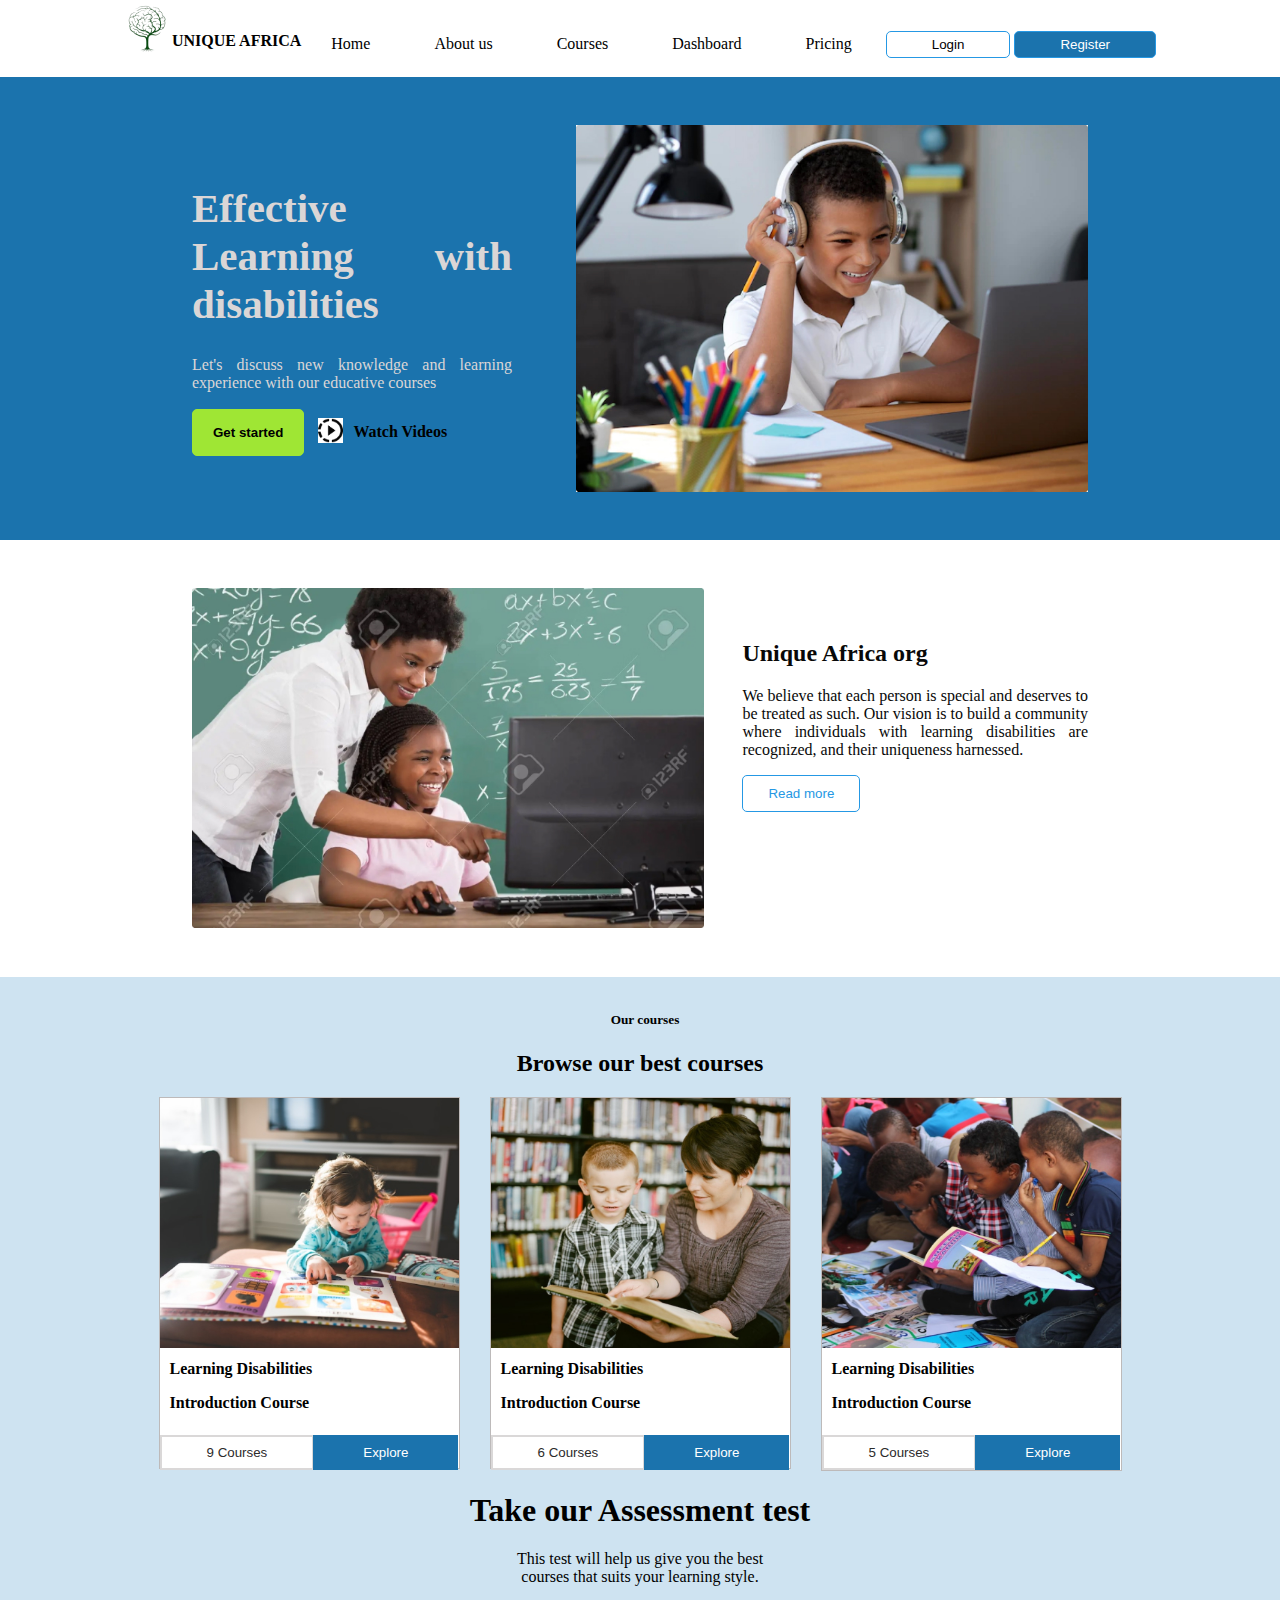
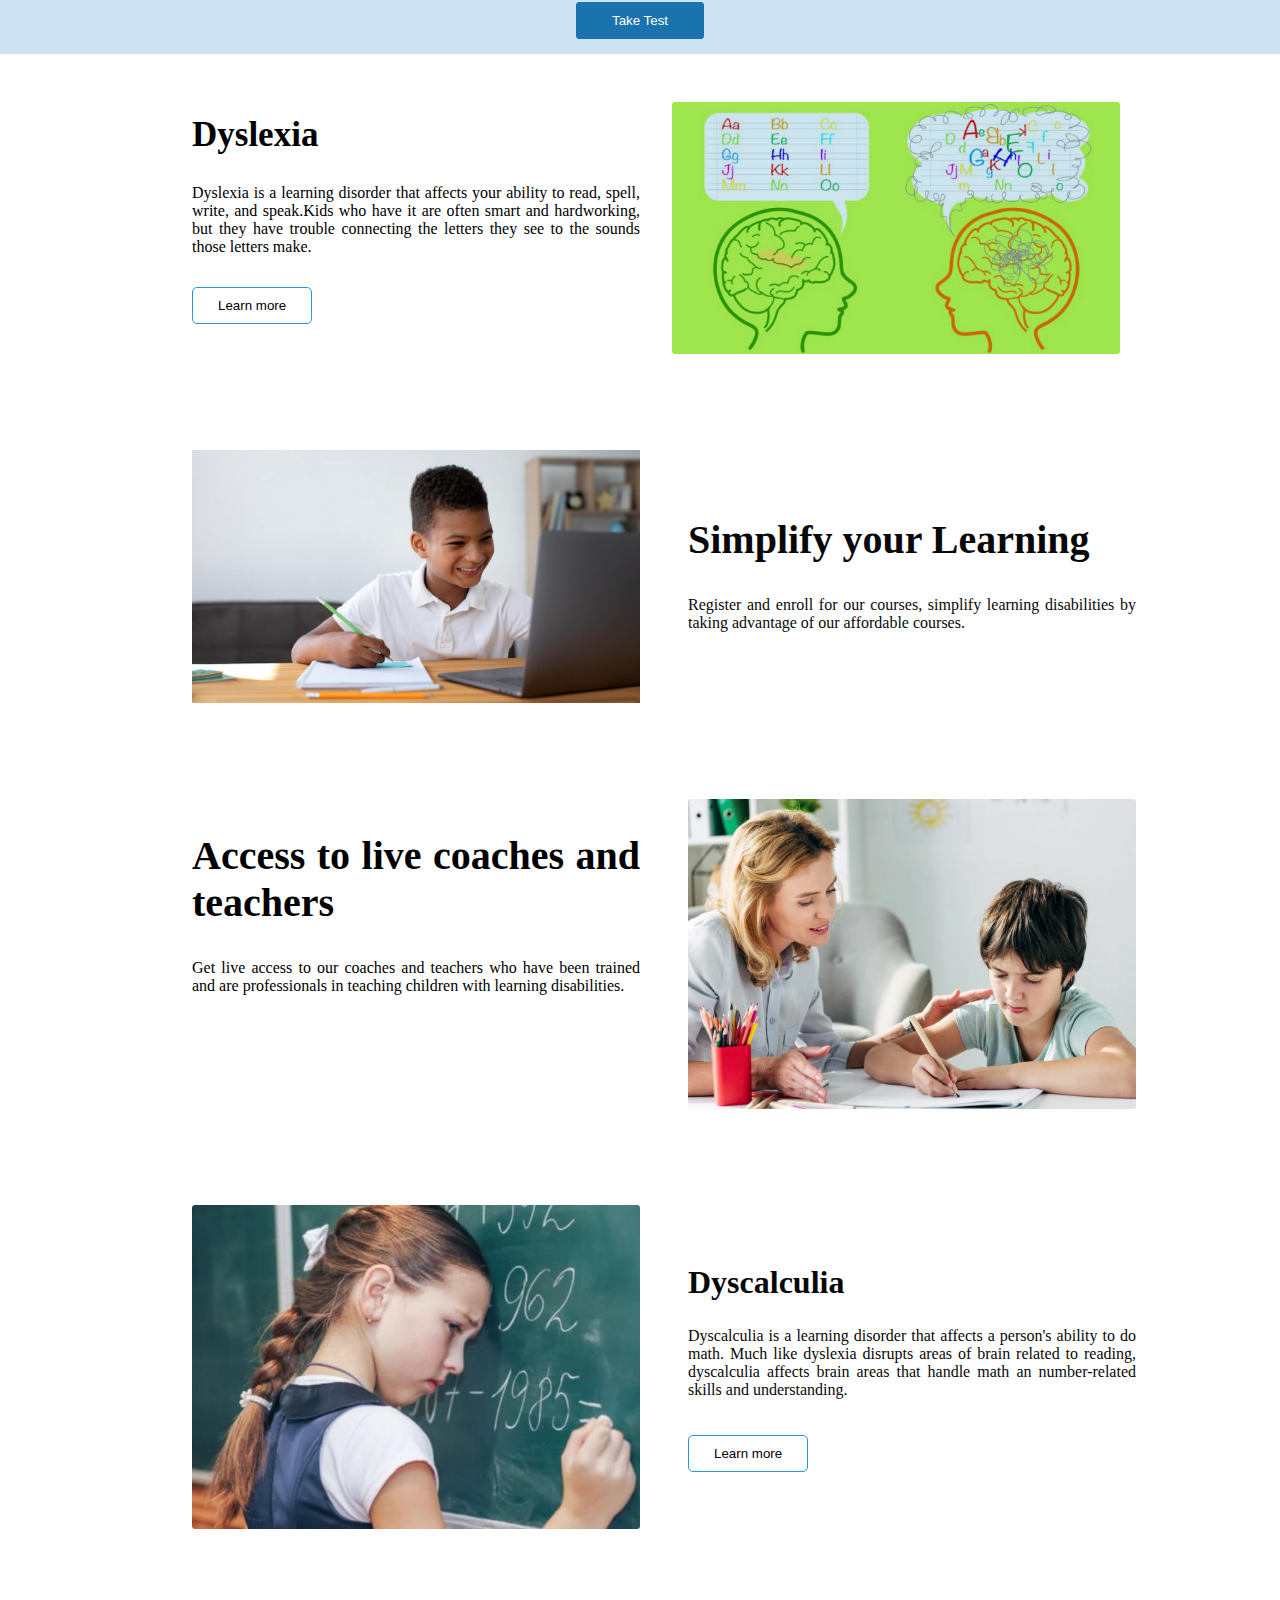
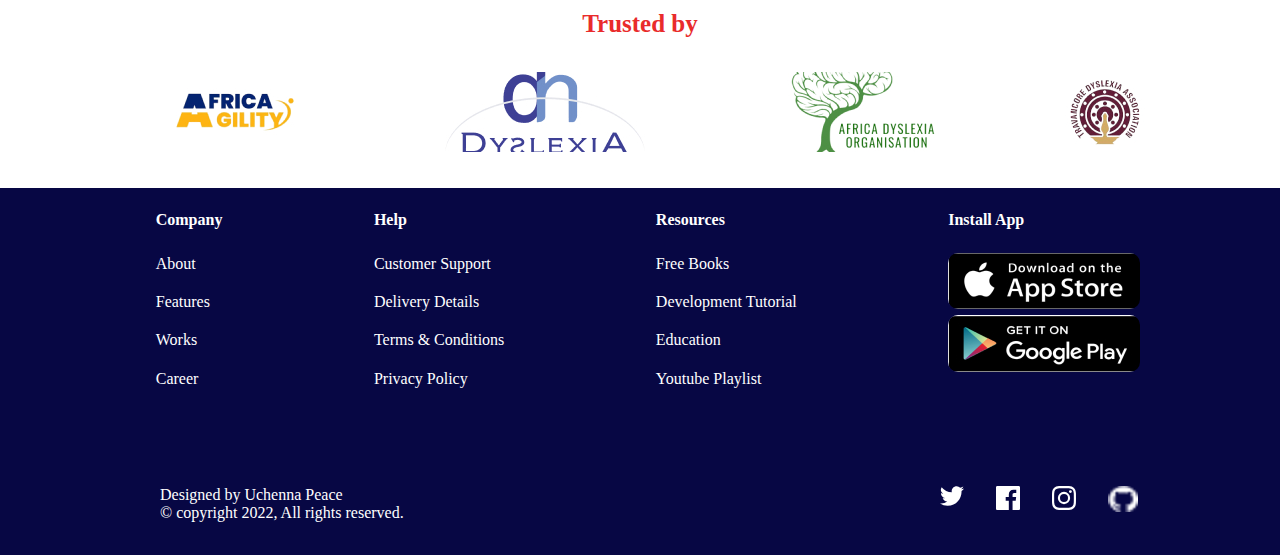
<file: index.html>
<!DOCTYPE html>
<html lang="en">
<head>
    <meta charset="UTF-8">
    <meta http-equiv="X-UA-Compatible" content="IE=edge">
    <meta name="viewport" content="width=device-width, initial-scale=1.0">
    <title>dyslexia</title>
    <link rel="stylesheet" href="style.css" type="text/css">

    <link rel="stylesheet"  type="text/css" media="(min-width:100px) and (max-width: 490px)" href="mobile.css">
</head>
<body class="container">  
     <!-- header -->
    <div class="header" style="display: flex;">
 <div class="logo" style="display: flex;" >
    <img src="./images/tree.png" alt="logo">
    <h4 style="margin-top: 2em;"><b>UNIQUE AFRICA</b></h4></div>


<nav class="nav">
    <img  class="openMenu" src="./images/588a64e7d06f6719692a2d11.png" alt="">
    <div class="navBar" >
        <a href="index.html" class="nava">Home</a>
        <a href="about.html" class="navb">About us</a>
        <a href="course1.html" class="navc">Courses</a>
        <a href="dashboard.html" clss="navd">Dashboard</a>
        <a href="price.html" class="nave">Pricing</a> 
        
        <img class="closeMenu" src="./images/close-icon-13612.png"  alt="">

<button class="login"> <a href="#">Login </a></button>
<button class="register"><a href="#"> Register</a></button>

</div>
</nav>


</div>
    
        <!-- flex1     -->

<div class="flex1">
<div class="text1">
    <h1>Effective Learning with disabilities</h1>
    <p>Let's discuss new knowledge and learning experience with our educative courses</p>
   <div class="getStarted"> <button class="started"> <b>Get started </b></button>
    <img src="./images/Vector.jpg" class="vector1"><b style="color: black;">Watch Videos</b>
</div>
</div >
<img src="./images/image 15.jpg" alt="" class="image1">
</div>

</div>

        <!-- flex2 -->

<div class="flex2">
<img src="./images/image 5.jpg" class="image2">
<div class="text2">
    <h2>Unique Africa org</h2>
    <p>We believe that each person is special and deserves to be treated as such. Our vision is to build a community where individuals with learning disabilities are recognized, and their uniqueness harnessed.</p>
    <button class="readmore"> Read more</button>
</div>
</div>

        <!-- flex3 -->

<div class="flex3">
    <h5> Our courses</h5>
    <h2><b>Browse our best courses</b></h2>
    <div class="courses">
        <div class="course1">
            <img src="./images/Rectangle 23.jpg" class="course1image">
            <p><b>Learning Disabilities</b></p>
            <p><b>Introduction Course</b></p>
            <button class="course1btn1"> 9 Courses</button>
            <button class="course1btn2">Explore</button> 
            </div>

        <div class="course2">
            <img src="./images/Rectangle 25.jpg" class="course2image">
            <p ><b>Learning Disabilities</b></p>
            <p><b>Introduction Course</b></p>
            <button class="course2btn1"> 6 Courses </button>
            <button class="course2btn2">Explore</button>  
        </div>

        <div class="course3">
            <img src="./images/Rectangle 24.jpg" class="course3image">
            <p><b>Learning Disabilities</b></p>
            <p><b>Introduction Course</b></p>
            <button class="course3btn1"> 5 Courses </button>
            <button class="course3btn2">Explore</button> 
        </div>

        </div>
         <div class="flex3text">
        <h1>Take our Assessment test</h1>
        <p>This test will help us give you the best <br> courses that suits your learning style.</p>
        <button type="submit" class="flex3btn">Take Test</button>
        </div>
</div>

         <!-- flex4 -->

<div class="flex4">
    <div class="text4">
        <h2>Dyslexia</h2>
        <p>Dyslexia is a learning disorder that affects your ability to read, spell, write, and speak.Kids who have it are often smart and hardworking, but they have trouble connecting the letters they see to the sounds those letters make.</p>
    <button class="flex4btn "> Learn more</button>
    </div>

    <img src="./images/image 10.jpg" class="image4">
</div>

        <!-- flex5 -->
        <div class="flex5">
            <img src="./images/image 16.jpg" class="image5">
          <div class="text5">
            <h2>Simplify your Learning</h2>
            <p>Register and enroll for our courses, simplify learning disabilities by taking advantage of our affordable courses.</p>
          </div>
        </div>

               <!-- flex6 -->
      <div class="flex6">
        <div class="text6">
            <h2>Access to live coaches and teachers</h2>
            <p>Get live access to our coaches and teachers who have been trained and are professionals in teaching children with learning disabilities.</p>
        </div>
        <img src="./images/image 9image14.jpg" class="image6">
      </div>
         
              <!-- flex7 -->
        <div class="flex7">
            <img src="./images/image 12image15.jpg" class="image7">
            <div class="text7">
                <h2>Dyscalculia</h2>
                <p>Dyscalculia is a learning disorder that affects a person's ability to do math. Much like dyslexia disrupts areas of brain related to reading, dyscalculia affects brain areas that handle math an number-related skills and understanding.</p>
            <button class="flex7btn">Learn more</button>
            
            </div>
        
        </div>

        <!-- flex8 -->
        <div class="flex8">
           
               <div class="text8"> <h4>Trusted by</h4></div>
            
            <div class="image8">
                <div>
            <img src="./images/africa.jpg" class="img9" ></div>

            <div ><img src="./images/PikPng 2.jpg" class="img10"></div>
            
            <div ><img src="./images/ado-logo.jpg" class="img11"></div>
            
            <div ><img src="./images/tda-logo.jpg" class="img12"></div>
        </div>
        </div>

<script src="script.js"></script>
</body>

        <!-- footer -->
<footer class="footer">
    <div class="footerflex">
    <div class="footer1">
        <h4>Company</h4>
        <p>About</p>
        <p>Features</p>
        <p>Works</p>
        <p>Career</p>
        </div>

        <div class="footer2">
            <h4>Help</h4>
            <p>Customer Support</p>
            <p>Delivery Details</p>
            <p>Terms & Conditions</p>
            <p>Privacy Policy</p>
            </div>

        <div class="footer3">
            <h4>Resources</h4>
            <p>Free Books</p>
            <p>Development Tutorial</p>
            <p> Education</p>
            <p>Youtube Playlist</p>
        </div>

        <div class="footer4">
            <h4>Install App</h4>
            <img src="./images/App Store.jpg"  style="border-radius: 10px;"><br>
            <img src="./images/Play Store.jpg" style="border-radius: 10px;">
        </div>
     </div>

    <div class="icons">
        <div class="icon1"> Designed by Uchenna Peace<br>
    
            © copyright 2022, All rights reserved.</div>

    <div class="icon2">
       <div><a href="#"><img src="./images/icon-twitter.svg" ></a></div> 
       <div><a href="#"><img src="./images/icon-facebook.svg" ></a></div> 
       <div><a href="#"><img src="./images/icon-instagram.svg" ></a></div> 
       <div ><a href="#"><img style="width:250%; height: 70%;"  src="./images/logo-github 1github.png" ></a></div> 
    </div>
    </div>

</footer>
</html>
</file>
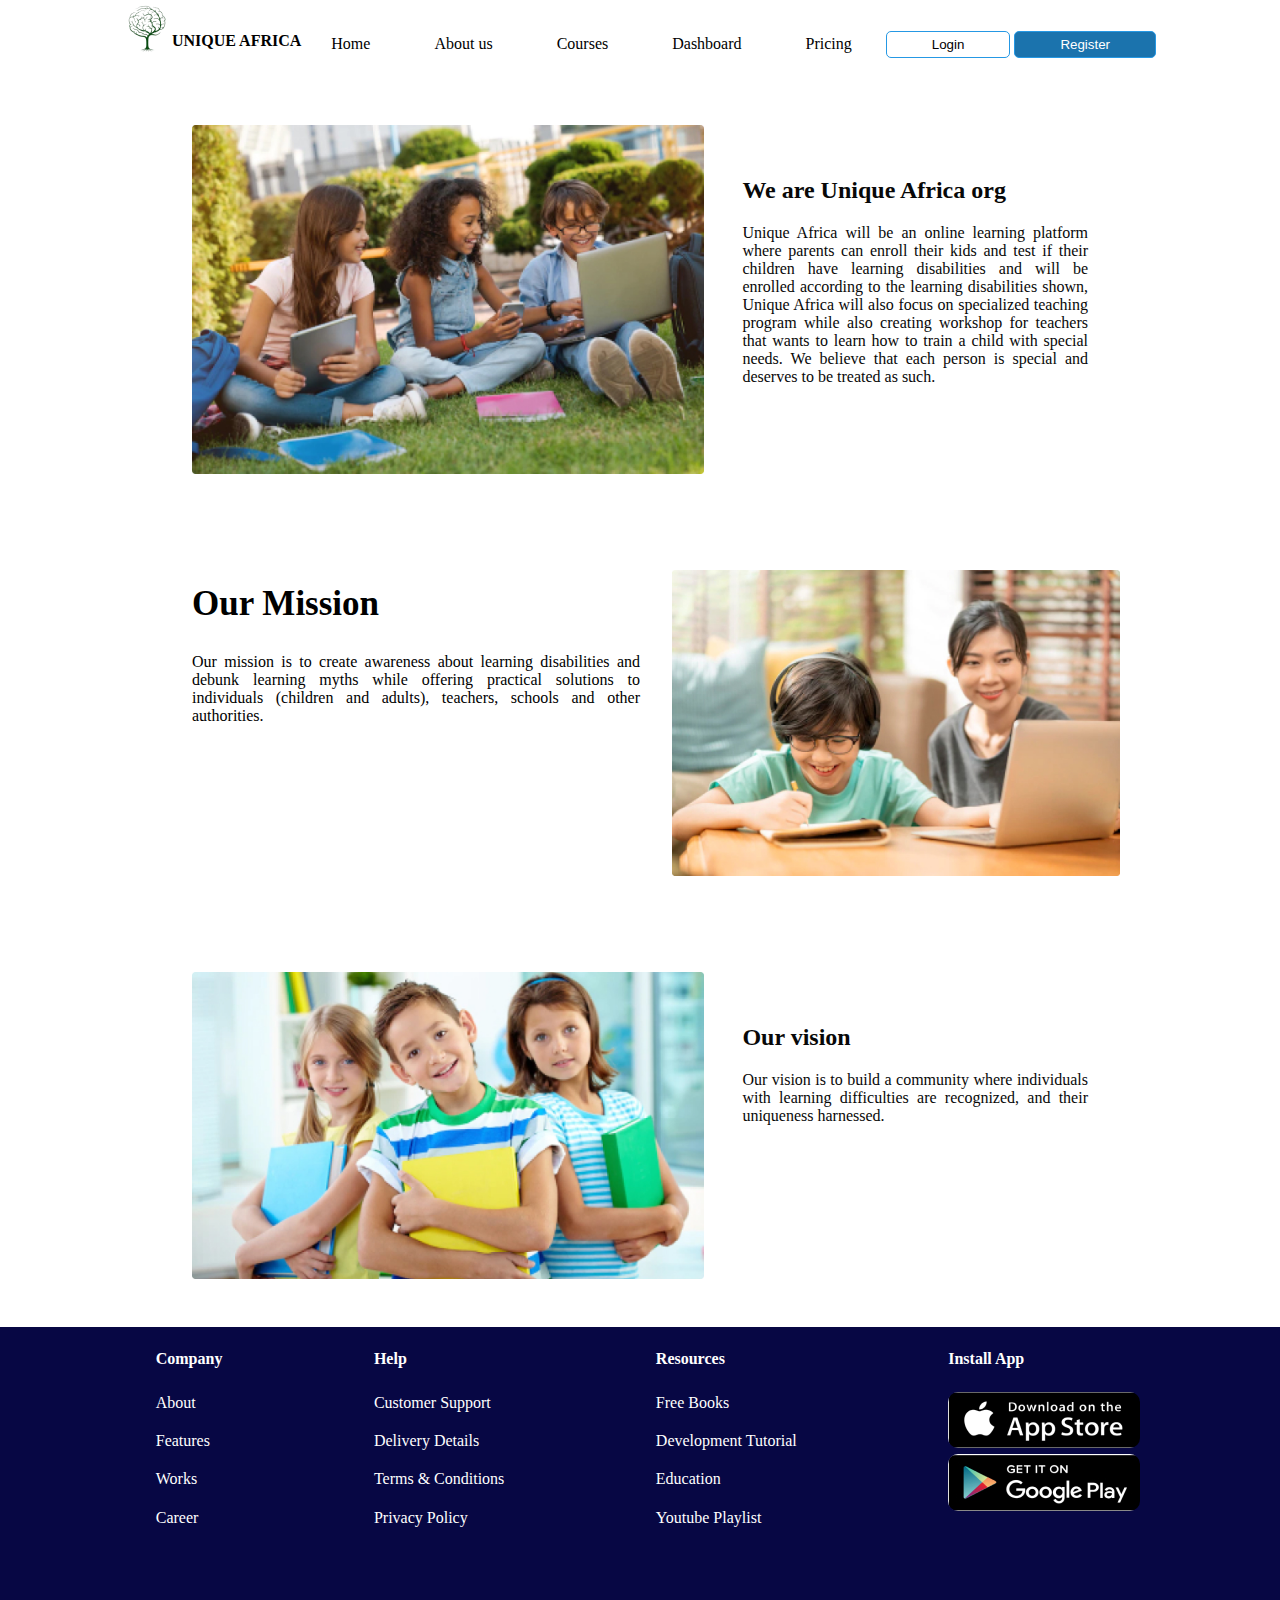
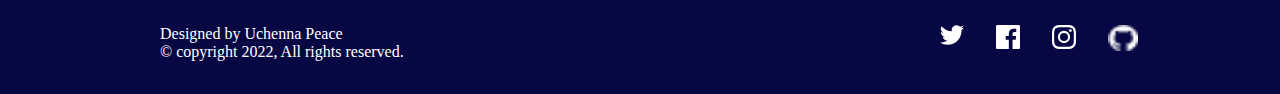
<file: about.html>
<!DOCTYPE html>
<html lang="en">
<head>
    <meta charset="UTF-8">
    <meta http-equiv="X-UA-Compatible" content="IE=edge">
    <meta name="viewport" content="width=device-width, initial-scale=1.0">
    <title>about page</title>
    <link rel="stylesheet" href="style.css" type="text/css">
    <link rel="stylesheet"  type="text/css" media="(min-width:375px) and (max-width: 480px)" href="mobile.css">
</head>
<body>
    <!-- header -->
    <div class="header" style="display: flex;">
        <div class="logo" style="display: flex;" >
           <img src="./images/tree.png" alt="logo">
           <h4 style="margin-top: 2em;"><b>UNIQUE AFRICA</b></h4></div>
       
       
       <nav class="nav">
        <img  class="openMenu" src="./images/588a64e7d06f6719692a2d11.png" alt="">
           <div class="navBar" >
               <a href="index.html" class="nava" >Home</a>
               <a href="about.html" class="navb" >About us</a>
               <a href="course1.html" class="navc">Courses</a>
               <a href="dashboard.html" class="navd">Dashboard</a>
               <a href="price.html" class="nave">Pricing</a> 

               <img class="closeMenu" src="./images/close-icon-13612.png"  alt="">

       <button class="login"> <a href="#">Login </a></button>
       <button class="register"><a href="#"> Register</a></button>
       </div>
    </nav>
       </div>
  
     <!-- flex2 -->

<div class="flex2">
    <img src="./images/Rectangle 46about1.jpg" class="image2">
    <div class="text2">
        <h2>We are Unique Africa org</h2>
        <p>Unique Africa will be an online learning platform where parents can enroll their 
            kids and test if their children have learning disabilities and will be enrolled according to the learning
            disabilities shown, Unique Africa will also focus on specialized teaching program while also creating workshop
            for teachers that wants to learn how to train a child with special needs. We believe that each person is special and deserves to be treated as such.
        </p>
      
    </div>
    </div>
    
 
 <!-- flex4 -->

 <div class="flex4">
    <div class="text4">
        <h2>Our Mission</h2>
        <p>Our mission is to create awareness about learning disabilities and debunk learning myths while offering 
            practical solutions to individuals (children and adults), teachers, schools and other authorities.
        </p>
    </div>

    <img src="./images/Rectangle 47about2.jpg" class="image4">
</div>

<!-- flex2 -->

<div class="flex2">
    <img src="./images/Rectangle 48about3.jpg" class="image2">
    <div class="text2">
        <h2>Our vision</h2>
        <p>Our vision is to build a community where individuals with learning difficulties are recognized, and their uniqueness harnessed.
        </p>
      
    </div>
    </div>

<script src="script.js"></script>
</body>

 <!-- footer -->
 <footer class="footer">
    <div class="footerflex">
    <div class="footer1">
        <h4>Company</h4>
        <p>About</p>
        <p>Features</p>
        <p>Works</p>
        <p>Career</p>
        </div>

        <div class="footer2">
            <h4>Help</h4>
            <p>Customer Support</p>
            <p>Delivery Details</p>
            <p>Terms & Conditions</p>
            <p>Privacy Policy</p>
            </div>

        <div class="footer3">
            <h4>Resources</h4>
            <p>Free Books</p>
            <p>Development Tutorial</p>
            <p> Education</p>
            <p>Youtube Playlist</p>
        </div>

        <div class="footer4">
            <h4>Install App</h4>
            <img src="./images/App Store.jpg"  style="border-radius: 10px;"><br>
            <img src="./images/Play Store.jpg" style="border-radius: 10px;">
        </div>
     </div>

    <div class="icons">
        <div class="icon1"> Designed by Uchenna Peace<br>
    
            © copyright 2022, All rights reserved.</div>

    <div class="icon2">
       <div> <a href="#"><img src="./images/icon-twitter.svg" ></a></div> 
       <div> <a href="#"><img src="./images/icon-facebook.svg" ></a></div> 
       <div> <a href="#"><img src="./images/icon-instagram.svg" ></a></div> 
       <div ><a href="#"><img style="width:250%; height: 70%;"  src="./images/logo-github 1github.png" ></a></div> 
    </div>
    </div>

</footer>
</html>
</file>
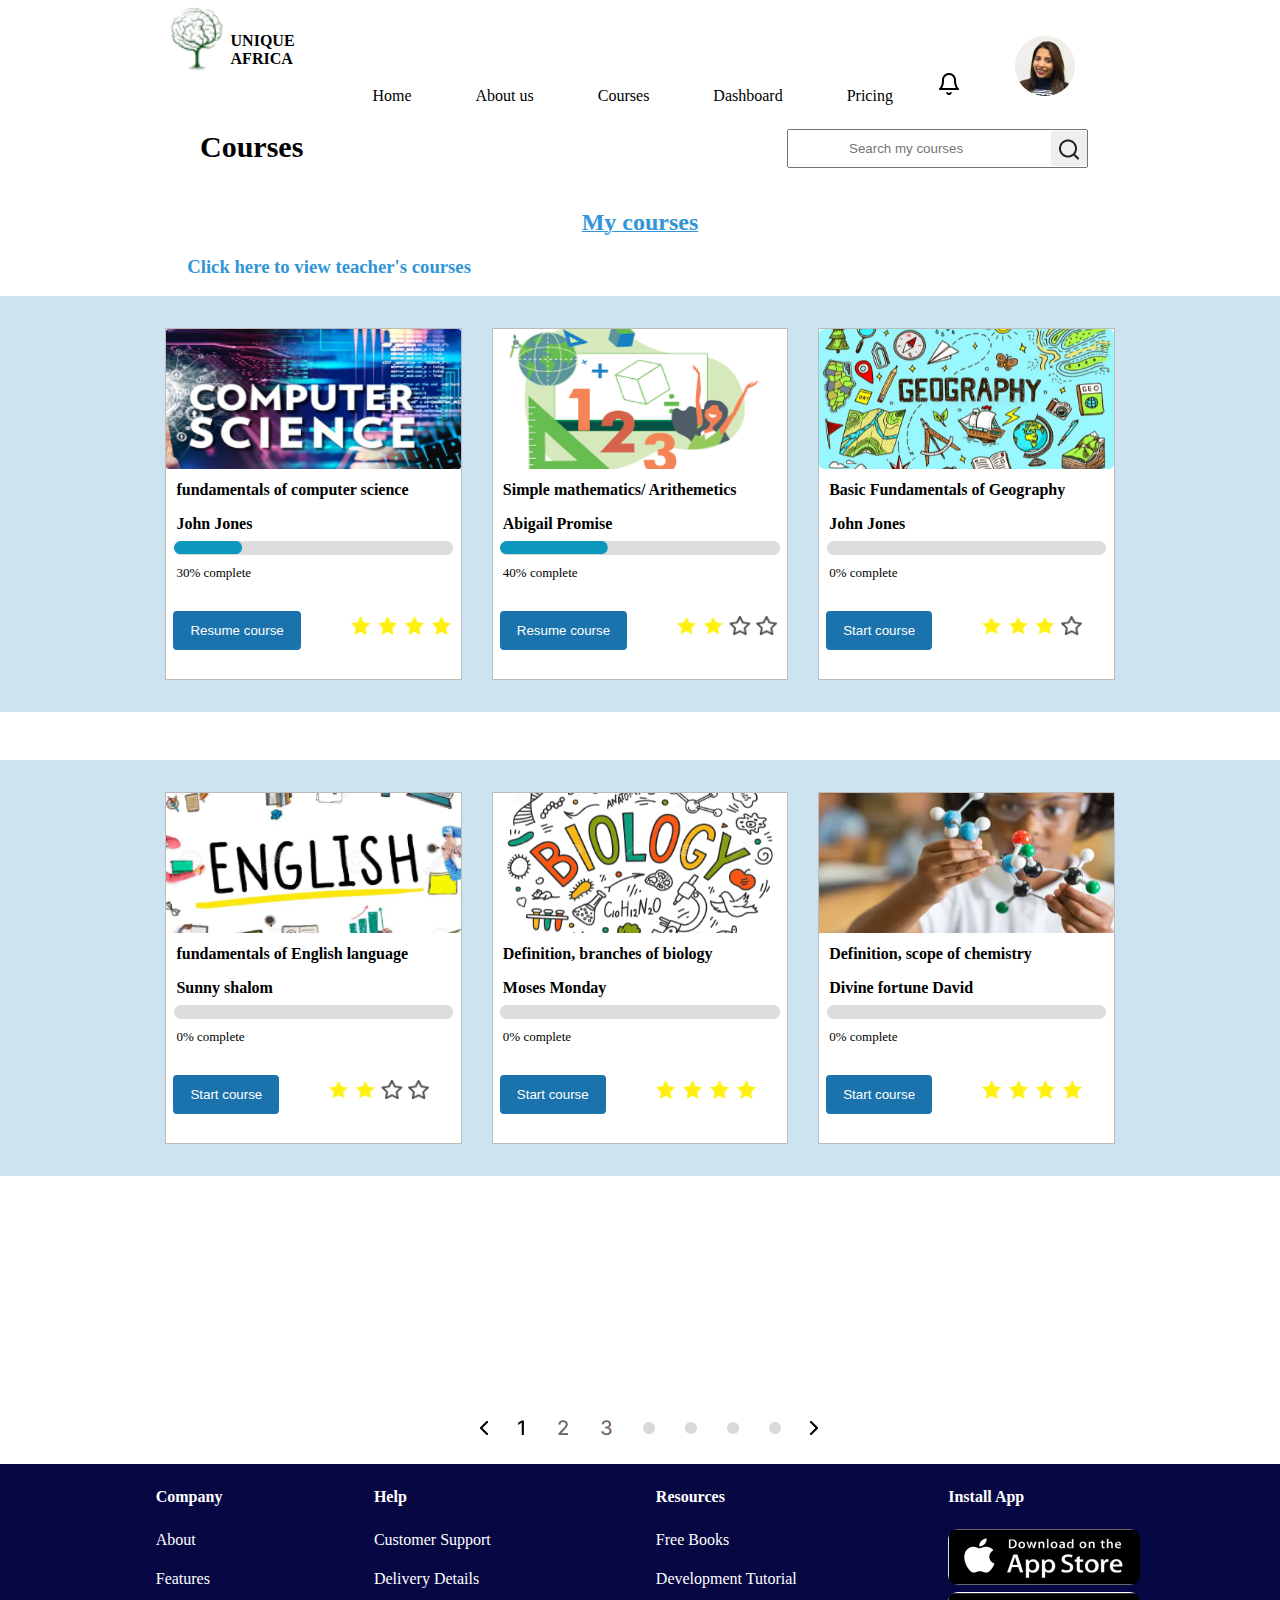
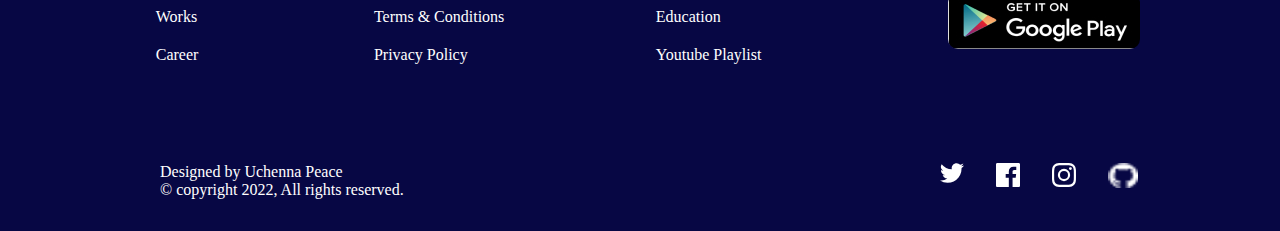
<file: course1.html>
<!DOCTYPE html>
<html lang="en">
<head>
    <meta charset="UTF-8">
    <meta http-equiv="X-UA-Compatible" content="IE=edge">
    <meta name="viewport" content="width=device-width, initial-scale=1.0">
    <title>student's courses</title>
    <link rel="stylesheet" href="style.css" type="text/css">
    <link rel="stylesheet"  type="text/css" media="(min-width:375px) and (max-width: 480px)" href="mobile.css">
</head>
<body>
    
<!-- header -->
<div class="header" style="display: flex;">
    <div class="logo" style="display: flex;" >
       <img src="./images/tree.png" alt="logo">
       <h4 style="margin-top: 2em;"><b>UNIQUE AFRICA</b></h4></div>
   
   
   <nav class="nav">
    <img  class="openMenu" src="./images/588a64e7d06f6719692a2d11.png" alt="">

       <div class="navBar">
    
           <a href="index.html" class="nava">Home</a>
           <a href="about.html" class="navb">About us</a>
           <a href="#events" class="navc" >Courses</a>
           <a href="dashboard.html" clss="navd">Dashboard</a>
           <a href="price.html" class="nave">Pricing</a>
        
             
       
    <img class="closeMenu" src="./images/close-icon-13612.png"  alt="">

   <img class="bell" src="./images/bellbell2.png">
  <a href="#"> <img class="head" src="./images/Ellipse 49head2.png"></a>
  
   
</div>
   </nav>
   </div>
    
   <!-- course1 flex -->
   <div class="course1flex">
    <div class="text1flex">
        <h2>Courses</h2>
       
    </div>
    <form action="">  
        <div class="searchbtn1">
            <input class="search1" type="text" placeholder="Search my courses" name="search">
            <button class="example" type="submit"><img src="./images/searchsearch.png" alt=""></button>
        </div></form>
    
</div>
    <!-- my courses -->

    <h2 class="mycourses" style="text-align: center;" ><b style="color: rgb(49, 149, 216);"> My courses</b></h2>
    <h3 class="click"><a href="course2.html"> Click here to view teacher's courses</a></h3>


  <!-- flex3 -->

  <div class="flexcourses">
   
    
    <div class="flexcourse">
        <div class="flexcourse1">
            <img src="./images/Rectangle 52course1.jpg" class="flexcourse1image">
            <p><b>fundamentals of computer science</b></p>
            <p><b>John Jones</b></p>
            <img src="./images/Frame 24030.jpg" class="frame1">
            <p class="percentage1">30% complete</p>
            <div class="flexcoursebtns">
            <button class="flexcourse1btn1"> Resume course</button>
            <img class="flexcourse1btn2" src="./images/Frame 41205star.png" ></div> 
            </div>


            <div class="flexcourse1">
                <img src="./images/Rectangle 53course2.jpg" class="flexcourse1image">
                <p ><b>Simple mathematics/ Arithemetics</b></p>
                <p ><b>Abigail Promise</b></p>
                <img src="./images/Frame 24040.jpg" class="frame1">
                <p class="percentage1">40% complete</p>
                <div class="flexcoursebtns">
                <button class="flexcourse1btn1"> Resume course</button>
                <img class="flexcourse1btn2" src="./images/Frame 41202stars.jpg" ></div> 
                </div>

                <div class="flexcourse1">
                    <img src="./images/Rectangle 54course3.jpg" class="flexcourse1image">
                    <p><b> Basic Fundamentals of Geography</b></p><br>
                    <p><b>John Jones </b></p>
                    <img src="./images/Frame 41240.jpg" class="frame1">
                    <p class="percentage1">0% complete</p>
                    <div class="flexcoursebtns">
                    <button class="flexcourse1btn1"> Start course</button>
                    <img class="flexcourse1btn2" src="./images/Frame 41203stars.png" ></div> 
                    </div>
</div>
       </div>

       <!-- flex 4 -->
       <div class="flexcourses">
   
    
        <div class="flexcours">
            <div class="flexcourse1">
                <img src="./images/Rectangle 54course4.jpg" class="flexcourse1image">
                <p><b>fundamentals of English language</b></p>
                <p><b>Sunny shalom</b></p>
                <img src="./images/Frame 41240.jpg" class="frame1">
                <p class="percentage1">0% complete</p>
                <div class="flexcoursebtns">
                <button class="flexcourse1btn1"> Start course</button>
                <img class="flexcourse1btn2" src="./images/Frame 41202stars.jpg" ></div> 
                </div>
    
    
                <div class="flexcourse1">
                    <img src="./images/Rectangle 54course5.jpg" class="flexcourse1image">
                    <p><b>Definition, branches of biology</b></p>
                    <p><b>Moses Monday</b></p>
                    <img src="./images/Frame 41240.jpg" class="frame1">
                    <p class="percentage1">0% complete</p>
                    <div class="flexcoursebtns">
                    <button class="flexcourse1btn1"> Start course</button>
                    <img class="flexcourse1btn2" src="./images/Frame 41205star.png" ></div> 
                    </div>
    
                    <div class="flexcourse1">
                        <img src="./images/Rectangle 55course6.jpg" class="flexcourse1image">
                        <p><b>Definition, scope of chemistry</b></p>
                        <p><b>Divine fortune David</b></p>
                        <img src="./images/Frame 41240.jpg" class="frame1">
                        <p class="percentage1">0% complete</p>
                        <div class="flexcoursebtns">
                        <button class="flexcourse1btn1"> Start course</button>
                        <img class="flexcourse1btn2" src="./images/Frame 41205star.png" ></div> 
                        </div>
    </div>
    </div>
     <img class="number" src="./images/Frame 4130number.jpg" >


    <script src="script.js"></script>
</body>

<!-- footer -->
<footer class="footer">
    <div class="footerflex">
    <div class="footer1">
        <h4>Company</h4>
        <p>About</p>
        <p>Features</p>
        <p>Works</p>
        <p>Career</p>
        </div>

        <div class="footer2">
            <h4>Help</h4>
            <p>Customer Support</p>
            <p>Delivery Details</p>
            <p>Terms & Conditions</p>
            <p>Privacy Policy</p>
            </div>

        <div class="footer3">
            <h4>Resources</h4>
            <p>Free Books</p>
            <p>Development Tutorial</p>
            <p> Education</p>
            <p>Youtube Playlist</p>
        </div>

        <div class="footer4">
            <h4>Install App</h4>
            <img src="./images/App Store.jpg"  style="border-radius: 10px;"><br>
            <img src="./images/Play Store.jpg" style="border-radius: 10px;">
        </div>
     </div>

    <div class="icons">
        <div class="icon1"> Designed by Uchenna Peace<br>
    
            © copyright 2022, All rights reserved.</div>

    <div class="icon2">
       <div><a href="#"><img src="./images/icon-twitter.svg" ></a></div> 
       <div><a href="#"><img src="./images/icon-facebook.svg" ></a></div> 
       <div><a href="#"><img src="./images/icon-instagram.svg" ></a></div> 
       <div ><a href="#"><img style="width:250%; height: 70%;"  src="./images/logo-github 1github.png" ></a></div>  
    </div>
    </div>

</footer>
</html>
</file>
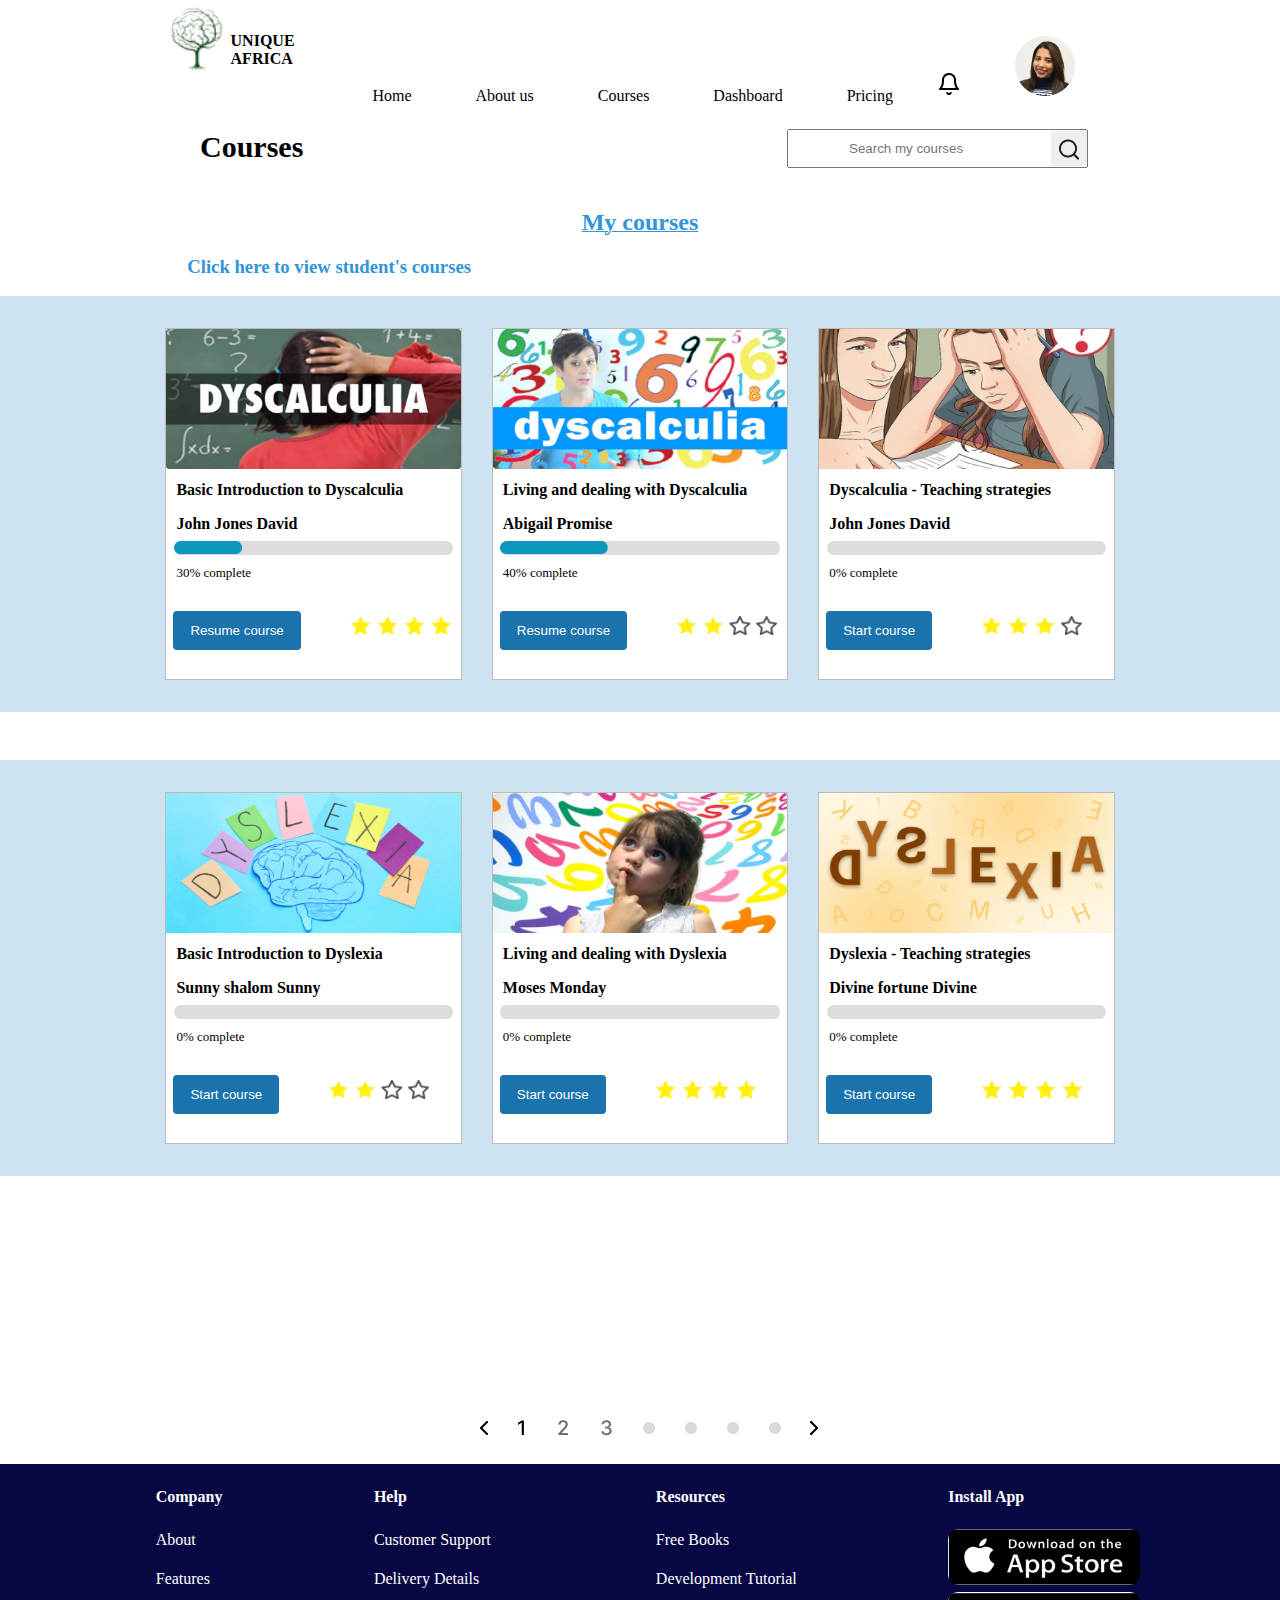
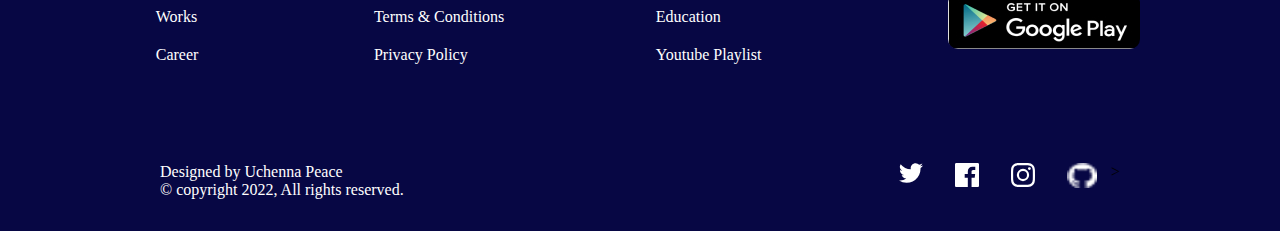
<file: course2.html>
<!DOCTYPE html>
<html lang="en">
<head>
    <meta charset="UTF-8">
    <meta http-equiv="X-UA-Compatible" content="IE=edge">
    <meta name="viewport" content="width=device-width, initial-scale=1.0">
    <title>Teacher's courses</title>
    <link rel="stylesheet" href="style.css" type="text/css">
    <link rel="stylesheet"  type="text/css" media="(min-width:375px) and (max-width: 480px)" href="mobile.css">
</head>
<body>
    
<!-- header -->
<div class="header" style="display: flex;">
    <div class="logo" style="display: flex;" >
       <img src="./images/tree.png" alt="logo">
       <h4 style="margin-top: 2em;"><b>UNIQUE AFRICA</b></h4></div>
   
   
   <nav class="nav">
    <img  class="openMenu" src="./images/588a64e7d06f6719692a2d11.png" alt="">

       <div class="navBar" >
           <a href="index.html" class="nava">Home</a>
           <a href="about.html" class="navb">About us</a>
           <a href="#events" class="navc">Courses</a>
           <a href="dashboard.html" clss="navd">Dashboard</a>
           <a href="price.html" class="nave">Pricing</a>  

           <img class="closeMenu" src="./images/close-icon-13612.png"  alt="">

       

   <img class="bell" src="./images/bellbell2.png">
  <a href="#"> <img class="head" src="./images/Ellipse 49head2.png"></a>
   </div>
</nav>   
   </div>
    
   <!-- course1 flex -->
   <div class="course1flex">
    <div class="text1flex">
        <h2>Courses</h2>
       
    </div>
    <form action="">  
        <div class="searchbtn1">
            <input class="search1" type="text" placeholder="Search my courses" name="search">
            <button class="example" type="submit"><img src="./images/searchsearch.png" alt=""></button>
        </div></form>
    
</div>
    <!-- my courses -->

    <h2 class="mycourses" style="text-align: center;" ><b style="color: rgb(49, 149, 216);"> My courses</b></h2>
    <h3 class="click"><a href="course1.html"> Click here to view student's courses</a></h3>


  <!-- flex3 -->

  <div class="flexcourses">
   
    
    <div class="flexcourse">
        <div class="flexcourse1">
            <img src="./images/Rectangle 80course7.jpg" class="flexcourse1image">
            <p><b>Basic Introduction to Dyscalculia</b></p>
            <p><b>John Jones David</b></p>
            <img src="./images/Frame 24030.jpg" class="frame1">
            <p class="percentage1">30% complete</p>
            <div class="flexcoursebtns">
            <button class="flexcourse1btn1"> Resume course</button>
            <img class="flexcourse1btn2" src="./images/Frame 41205star.png" ></div> 
            </div>


            <div class="flexcourse1">
                <img src="./images/Rectangle 81course8.jpg" class="flexcourse1image">
                <p ><b>Living and dealing with Dyscalculia</b></p>
                <p ><b>Abigail Promise</b></p>
                <img src="./images/Frame 24040.jpg" class="frame1">
                <p class="percentage1">40% complete</p>
                <div class="flexcoursebtns">
                <button class="flexcourse1btn1"> Resume course</button>
                <img class="flexcourse1btn2" src="./images/Frame 41202stars.jpg" ></div> 
                </div>

                <div class="flexcourse1">
                    <img src="./images/Rectangle 82course11.jpg" class="flexcourse1image">
                    <p><b>Dyscalculia - Teaching strategies</b></p><br>
                    <p><b>John Jones David</b></p>
                    <img src="./images/Frame 41240.jpg" class="frame1">
                    <p class="percentage1">0% complete</p>
                    <div class="flexcoursebtns">
                    <button class="flexcourse1btn1"> Start course</button>
                    <img class="flexcourse1btn2" src="./images/Frame 41203stars.png" ></div> 
                    </div>
</div>
       </div>

       <!-- flex 4 -->
       <div class="flexcourses">
   
    
        <div class="flexcours">
            <div class="flexcourse1">
                <img src="./images/Rectangle 83course9 (1).jpg" class="flexcourse1image">
                <p><b>Basic Introduction to Dyslexia</b></p>
                <p><b>Sunny shalom Sunny</b></p>
                <img src="./images/Frame 41240.jpg" class="frame1">
                <p class="percentage1">0% complete</p>
                <div class="flexcoursebtns">
                <button class="flexcourse1btn1"> Start course</button>
                <img class="flexcourse1btn2" src="./images/Frame 41202stars.jpg" ></div> 
                </div>
    
    
                <div class="flexcourse1">
                    <img src="./images/Rectangle 83course9.jpg" class="flexcourse1image">
                    <p><b>Living and dealing with Dyslexia</b></p>
                    <p><b>Moses Monday</b></p>
                    <img src="./images/Frame 41240.jpg" class="frame1">
                    <p class="percentage1">0% complete</p>
                    <div class="flexcoursebtns">
                    <button class="flexcourse1btn1"> Start course</button>
                    <img class="flexcourse1btn2" src="./images/Frame 41205star.png" ></div> 
                    </div>
    
                    <div class="flexcourse1">
                        <img src="./images/Rectangle 83course10.jpg" class="flexcourse1image">
                        <p><b>Dyslexia - Teaching strategies</b></p>
                        <p><b>Divine fortune Divine</b></p>
                        <img src="./images/Frame 41240.jpg" class="frame1">
                        <p class="percentage1">0% complete</p>
                        <div class="flexcoursebtns">
                        <button class="flexcourse1btn1"> Start course</button>
                        <img class="flexcourse1btn2" src="./images/Frame 41205star.png" ></div> 
                        </div>
    </div>
    </div>
    <img class="number" src="./images/Frame 4130number.jpg" >

<script src="script.js"></script>
</body>

<!-- footer -->
<footer class="footer">
    <div class="footerflex">
    <div class="footer1">
        <h4>Company</h4>
        <p>About</p>
        <p>Features</p>
        <p>Works</p>
        <p>Career</p>
        </div>

        <div class="footer2">
            <h4>Help</h4>
            <p>Customer Support</p>
            <p>Delivery Details</p>
            <p>Terms & Conditions</p>
            <p>Privacy Policy</p>
            </div>

        <div class="footer3">
            <h4>Resources</h4>
            <p>Free Books</p>
            <p>Development Tutorial</p>
            <p> Education</p>
            <p>Youtube Playlist</p>
        </div>

        <div class="footer4">
            <h4>Install App</h4>
            <img src="./images/App Store.jpg"  style="border-radius: 10px;"><br>
            <img src="./images/Play Store.jpg" style="border-radius: 10px;">
        </div>
     </div>

    <div class="icons">
        <div class="icon1"> Designed by Uchenna Peace<br>
    
            © copyright 2022, All rights reserved.</div>

    <div class="icon2">
       <div><a href="#"><img src="./images/icon-twitter.svg" ></a></div> 
       <div><a href="#"><img src="./images/icon-facebook.svg" ></a></div> 
       <div><a href="#"><img src="./images/icon-instagram.svg" ></a></div> 
       <div ><a href="#"><img style="width:250%; height: 70%;"  src="./images/logo-github 1github.png" ></a></div> > 
    </div>
    </div>

</footer>

</html>
</file>
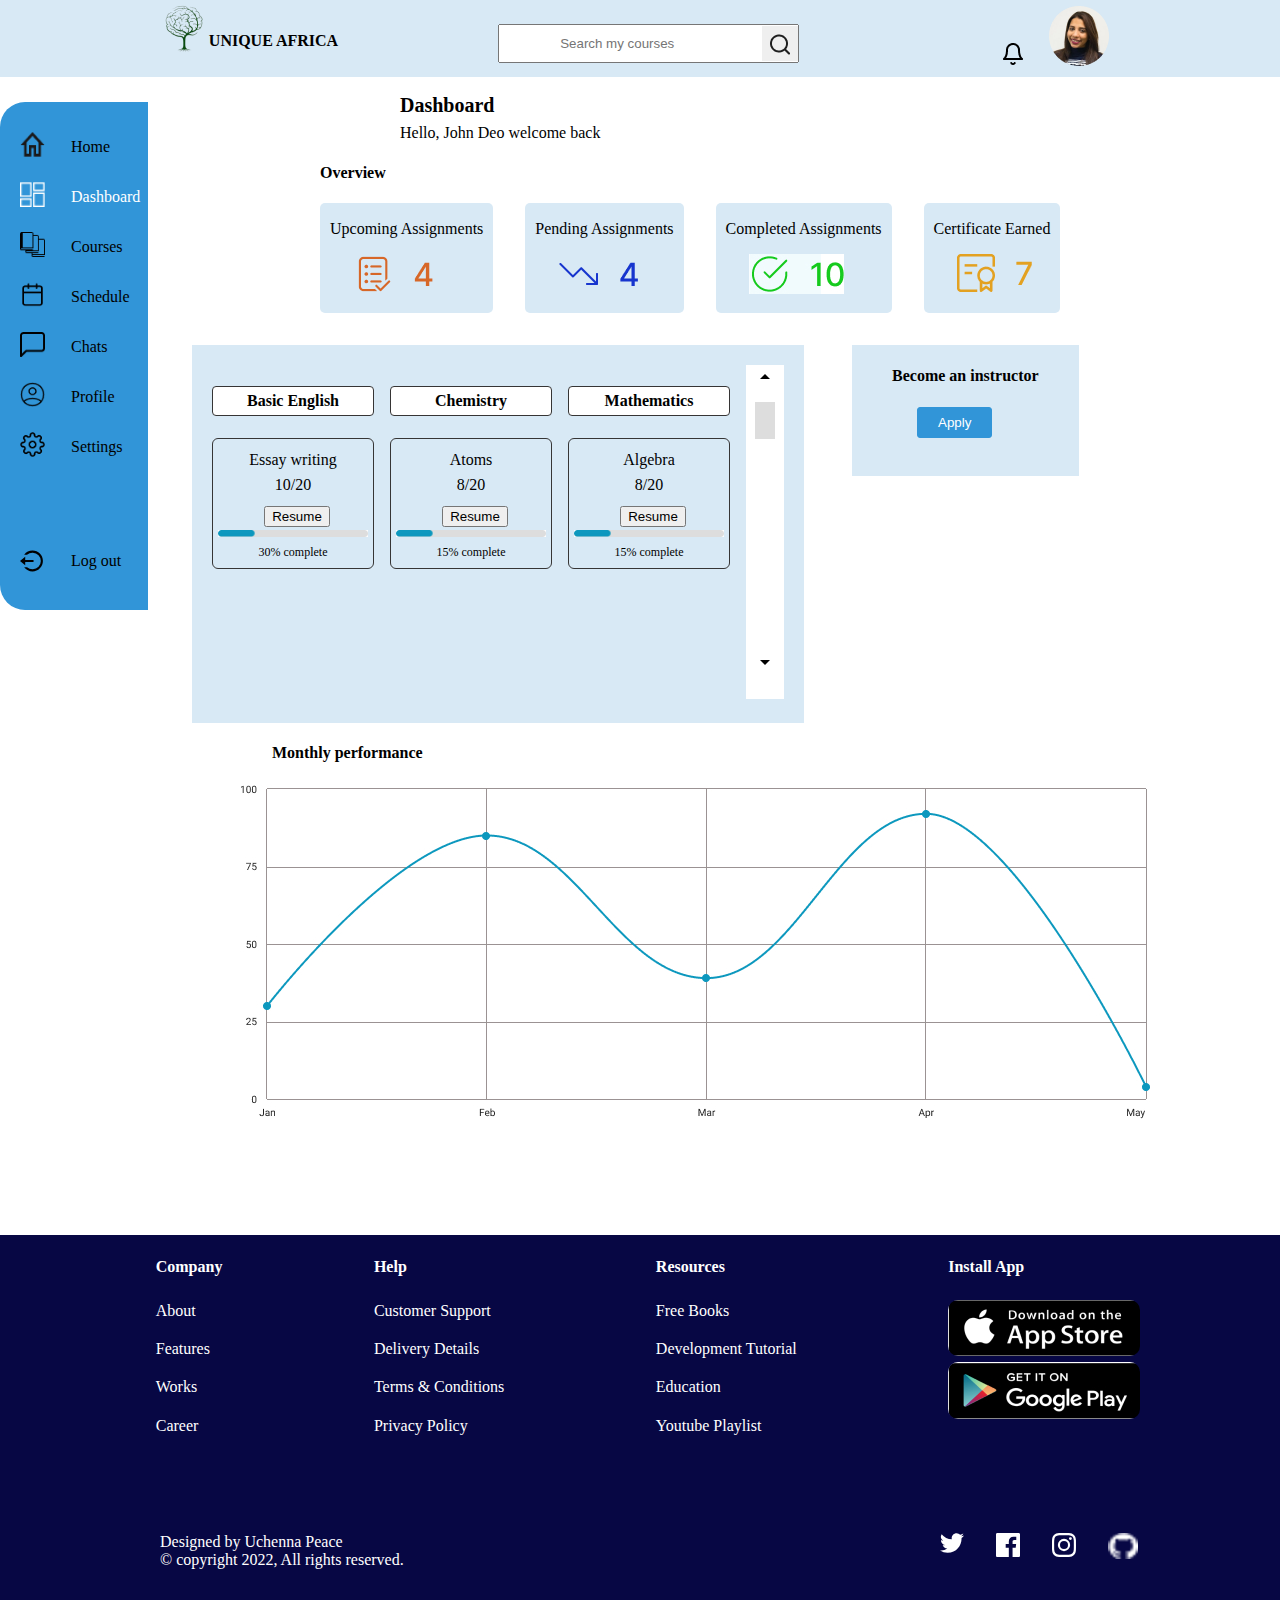
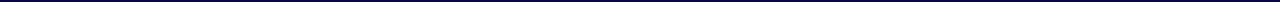
<file: dashboard.html>
<!DOCTYPE html>
<html lang="en">
<head>
    <meta charset="UTF-8">
    <meta http-equiv="X-UA-Compatible" content="IE=edge">
    <meta name="viewport" content="width=device-width, initial-scale=1.0">
    <title>dashboard</title>
    <link rel="stylesheet" href="style.css" type="text/css">
    <link rel="stylesheet"  type="text/css" media="(min-width:375px) and (max-width: 480px)" href="mobile.css">
</head>
<body>
  <!-- header -->
<div class="header" style="display: flex; background-color: rgb(216, 233, 245); ">
    <div class="logo" style="display: flex;" >
       <img src="./images/tree.png" alt="logo">
       <h4 style="margin-top: 2em;"><b>UNIQUE AFRICA</b></h4></div>
   
  <form action="">  
<div class="searchbtn1">
    <input class="search1" type="text" placeholder="Search my courses" name="search">
    <button class="example" type="submit"><img src="./images/searchsearch.png" alt=""></button>
</div>



</form>

<div class="coursevector">
    <img class="bell" src="./images/bellbell2.png">
    <img class="head" src="./images/Ellipse 49head2.png">
    </div>
    
<!-- </div> -->

<!-- mobile nav -->
<nav class="nav1">
    <img  class="openMenu" src="./images/588a64e7d06f6719692a2d11.png" alt="">
    <div class="navBar" >
        <div class="dashboard1"><a href="index.html"><img src="./images/Vectorhome2.png" class="dashboardimg" ></a>
            <p><a href="index.html">Home</a> </p></div>
        
          <div class="dashboard1"><a href="dashboard.html"> <img src="./images/Vectordashboard2.png"   class="dashboardimg"></a>
            <p><a href="dashboard.html" style="color: white;">Dashboard</a></p></div>
        
          <div class="dashboard1"><a href="course1.html"><img src="./images/Vectorcourses2.png"   class="dashboardimg"></a>
            <p><a href="course1.html">Courses</a></p> </div>
        
          <div class="dashboard1"><a href="#"> <img src="./images/calendarcalender2.png"   class="dashboardimg"></a>
            <p><a href="#">Schedule</a></p></div>
        
           <div class="dashboard1"><a href="#"><img src="./images/Vectorchat2.png"   class="dashboardimg"></a>
            <p><a href="#">Chats</a></p></div>
        
           <div class="dashboard1"><a href="#"><img src="./images/Groupprofile2.png"  class="dashboardimg"></a>
            <p><a href="#">Profile</a></p></div>
        
           <div class="dashboard1"><a href="#"><img src="./images/settingssettings2.png"  class="dashboardimg" ></a>
            <p><a href="#">Settings</a></p></div>
           
           <div class="dashboard2"><a href="index.html"> <img src="./images/logout-circle-line.svg"   class="dashboardimg"></a>
            <p><a href="index.html">Log out
            </a></p></div>

            <img class="closeMenu" src="./images/close-icon-13612.png"  alt="">

            <img class="bell" src="./images/bellbell2.png">
            <img class="head" src="./images/Ellipse 49head2.png">

</div>
</nav>

</div>


<div class="searchbtn2">
    <input class="search1" type="text" placeholder="Search my courses" name="search">
    <button class="example" type="submit"><img src="./images/searchsearch.png" alt=""></button>
</div>


    <div class="dash1">
<h4>Dashboard</h4>
<p>Hello, John Deo welcome back</p>
</div>

  <div class="dashboard">
   <div class="dashboard1"><a href="index.html"><img src="./images/Vectorhome2.png" class="dashboardimg" ></a>
    <p><a href="index.html">Home</a> </p></div>

  <div class="dashboard1"><a href="dashboard.html"> <img src="./images/Vectordashboard2.png"   class="dashboardimg"></a>
    <p><a href="dashboard.html" style="color: white;">Dashboard</a></p></div>

  <div class="dashboard1"><a href="course1.html"><img src="./images/Vectorcourses2.png"   class="dashboardimg"></a>
    <p><a href="course1.html">Courses</a></p> </div>

  <div class="dashboard1"><a href="#"> <img src="./images/calendarcalender2.png"   class="dashboardimg"></a>
    <p><a href="#">Schedule</a></p></div>

   <div class="dashboard1"><a href="#"><img src="./images/Vectorchat2.png"   class="dashboardimg"></a>
    <p><a href="#">Chats</a></p></div>

   <div class="dashboard1"><a href="#"><img src="./images/Groupprofile2.png"  class="dashboardimg"></a>
    <p><a href="#">Profile</a></p></div>

   <div class="dashboard1"><a href="#"><img src="./images/settingssettings2.png"  class="dashboardimg" ></a>
    <p><a href="#">Settings</a></p></div>
   
   <div class="dashboard2"><a href="index.html"> <img src="./images/logout-circle-line.svg"   class="dashboardimg"></a>
    <p><a href="index.html">Log out
    </a></p></div>
</div>

<div>
    <h4 class="overview">Overview</h4>
</div>
     
  <!-- flex1 -->
<div class="dashboardflex1">

    <div class="dashboardbtn1">
        <p>Upcoming Assignments</p>
        <img src="./images/Frame 41492nd.png" class="dashboardbtnimg1">
    </div>

    <div class="dashboardbtn1">
        <p>Pending Assignments</p>
        <img src="./images/Frame 41523rd.png" class="dashboardbtnimg1">
    </div>

    <div class="dashboardbtn1">
        <p>Completed Assignments</p>
        <img src="./images/Frame 4151vect4.jpg" class="dashboardbtnimg1">
    </div>

    <div class="dashboardbtn1">
        <p>Certificate Earned</p>
        <img src="./images/Frame 41704th.png" class="dashboardbtnimg1">
    </div>

</div>

      <!-- flex2 -->

      <div class="dashboardflex2">
      
        <div class="dashboardbtn2">
       
            <div class="dashboard1btn2">
                <h4 class="english">Basic English</h4>
                <div class="essay">
                    <p>Essay writing</p>
                    <p>10/20</p>
                    <button class="essaybtn" type="submit">Resume</button>
                    <img src="./images/Frame 24030.jpg" class="essaypercent">
                    <p class="percent">30% complete</p>
                </div>
            </div>

            <div class="dashboard1btn2">
                <h4 class="english">Chemistry</h4>
                <div class="essay">
                    <p>Atoms</p>
                    <p>8/20</p>
                    <button class="essaybtn" type="submit">Resume</button>
                    <img src="./images/Frame 24030.jpg" class="essaypercent">
                    <p class="percent">15% complete</p>
                </div>
            </div>


            <div class="dashboard1btn2">
                <h4 class="english">Mathematics</h4>
                <div class="essay">
                    <p>Algebra</p>
                    <p>8/20</p>
                    <button class="essaybtn" type="submit">Resume</button>
                    <img src="./images/Frame 24030.jpg" class="essaypercent">
                    <p class="percent">15% complete</p>
                </div>
            </div>

          <div class="dashboardbtnimg2">
            <img src="./images/Frame 4171scroll.png" alt="">
          </div>
            
        </div>


        <div class="dashboardbtn3">
            <h4>Become an instructor</h4>
            <button class="dashboard3btn" type="submit">Apply</button>
        </div>

 </div>

 <div class="dashboard4btn"><h4>Monthly performance</h4></div>
 <div class="dashboard4">

    <img src="./images/Line chart.jpg" alt="">

 </div>



<script src="script.js"></script>

</body>

  <!-- footer -->
  <footer class="footer">
    <div class="footerflex">
    <div class="footer1">
        <h4>Company</h4>
        <p>About</p>
        <p>Features</p>
        <p>Works</p>
        <p>Career</p>
        </div>

        <div class="footer2">
            <h4>Help</h4>
            <p>Customer Support</p>
            <p>Delivery Details</p>
            <p>Terms & Conditions</p>
            <p>Privacy Policy</p>
            </div>

        <div class="footer3">
            <h4>Resources</h4>
            <p>Free Books</p>
            <p>Development Tutorial</p>
            <p> Education</p>
            <p>Youtube Playlist</p>
        </div>

        <div class="footer4">
            <h4>Install App</h4>
            <img src="./images/App Store.jpg"  style="border-radius: 10px;"><br>
            <img src="./images/Play Store.jpg" style="border-radius: 10px;">
        </div>
     </div>

    <div class="icons">
        <div class="icon1"> Designed by Uchenna Peace<br>
    
            © copyright 2022, All rights reserved.</div>

    <div class="icon2">
       <div><a href="#"><img src="./images/icon-twitter.svg" ></a></div> 
       <div><a href="#"><img src="./images/icon-facebook.svg" ></a></div> 
       <div><a href="#"><img src="./images/icon-instagram.svg" ></a></div> 
       <div ><a href="#"><img style="width:250%; height: 70%;"  src="./images/logo-github 1github.png" ></a></div> 
    </div>
    </div>

</footer>

</html>
</file>
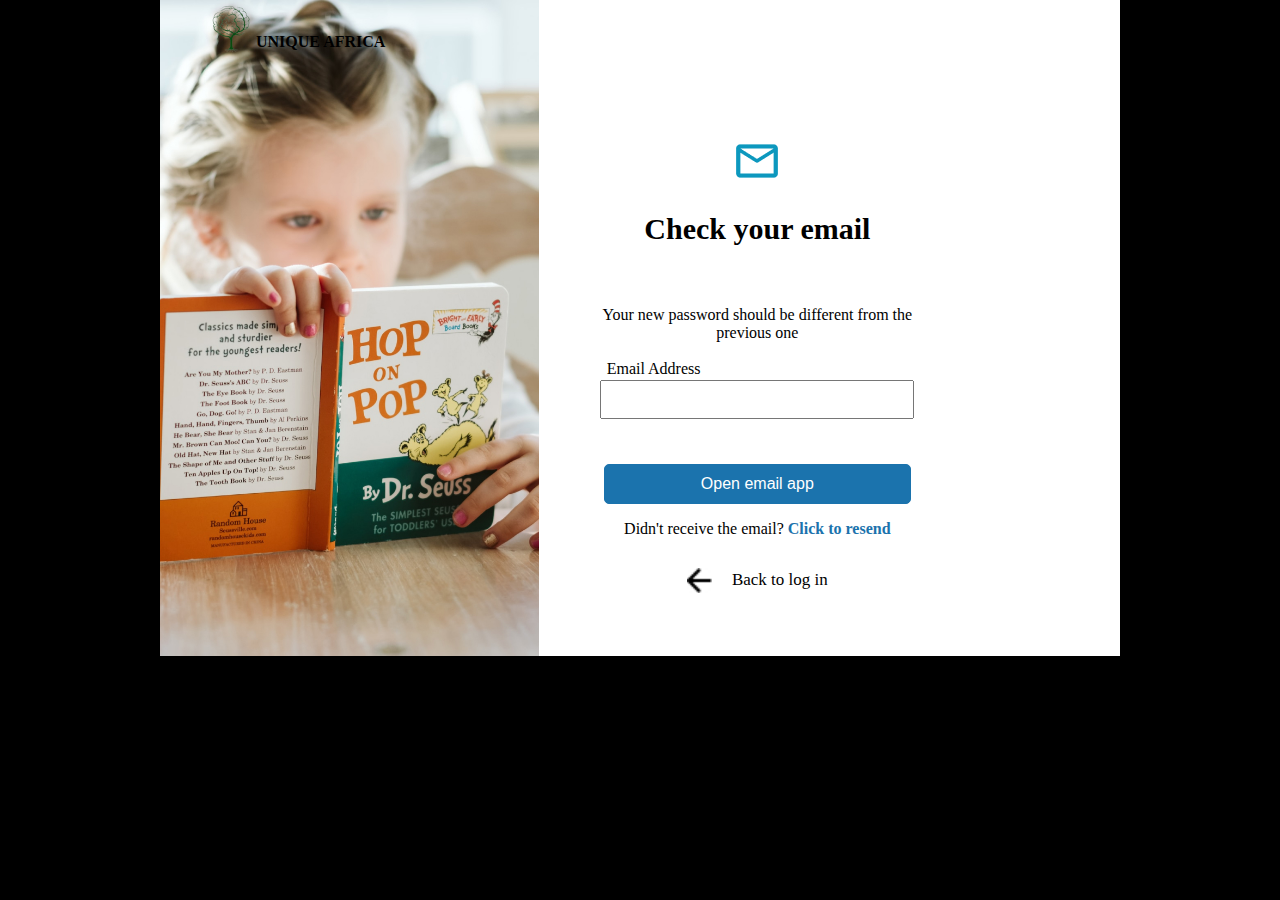
<file: email.html>
<!DOCTYPE html>
<html lang="en">
<head>
    <meta charset="UTF-8">
    <meta http-equiv="X-UA-Compatible" content="IE=edge">
    <meta name="viewport" content="width=device-width, initial-scale=1.0">
    <title>checkemail</title>
    <link rel="stylesheet" href="style.css" type="text/css">
    <link rel="stylesheet"  type="text/css" media="(min-width:375px) and (max-width: 480px)" href="mobile.css">
</head>
<body style="background-color: black;">
<div class="checkemail">

    <div class="logo3" >
        <img src="./images/tree.png" alt="logo" class="logo3img">
        <h4 ><b>UNIQUE AFRICA</b></h4>
        </div>

        <div class="flex2email">
            <img src="./images/Vectormail.jpg" alt="">
   
            <h4> Check your email</h4>
            <p>Your new password should be different from the previous one</p>
            
            
            <form class="form">
               <div>
               <label for="email"  class="label2" >Email Address</label><br>
               <input type="email" name="email" class="input2" required>
               </div>
            
               </form><br>

               <button class="checkemailbtn"><a href="resetpass.html"> Open email app</a></button>
   
               <p class="">Didn't receive the email? <a href="#" style="color:rgb(27, 115, 173);" class="sign" > <b>Click to resend</b></a></p>

              <div class="flex3email"> 
              <a href="signin.html"> <img src="./images/Vectorarrow.jpg" class="arrow1"></a>
                <p class="arrow1text"><a href="signin.html"> Back to log in</a></p>
               </div>
   

</div>




    
</body>
</html>
</file>
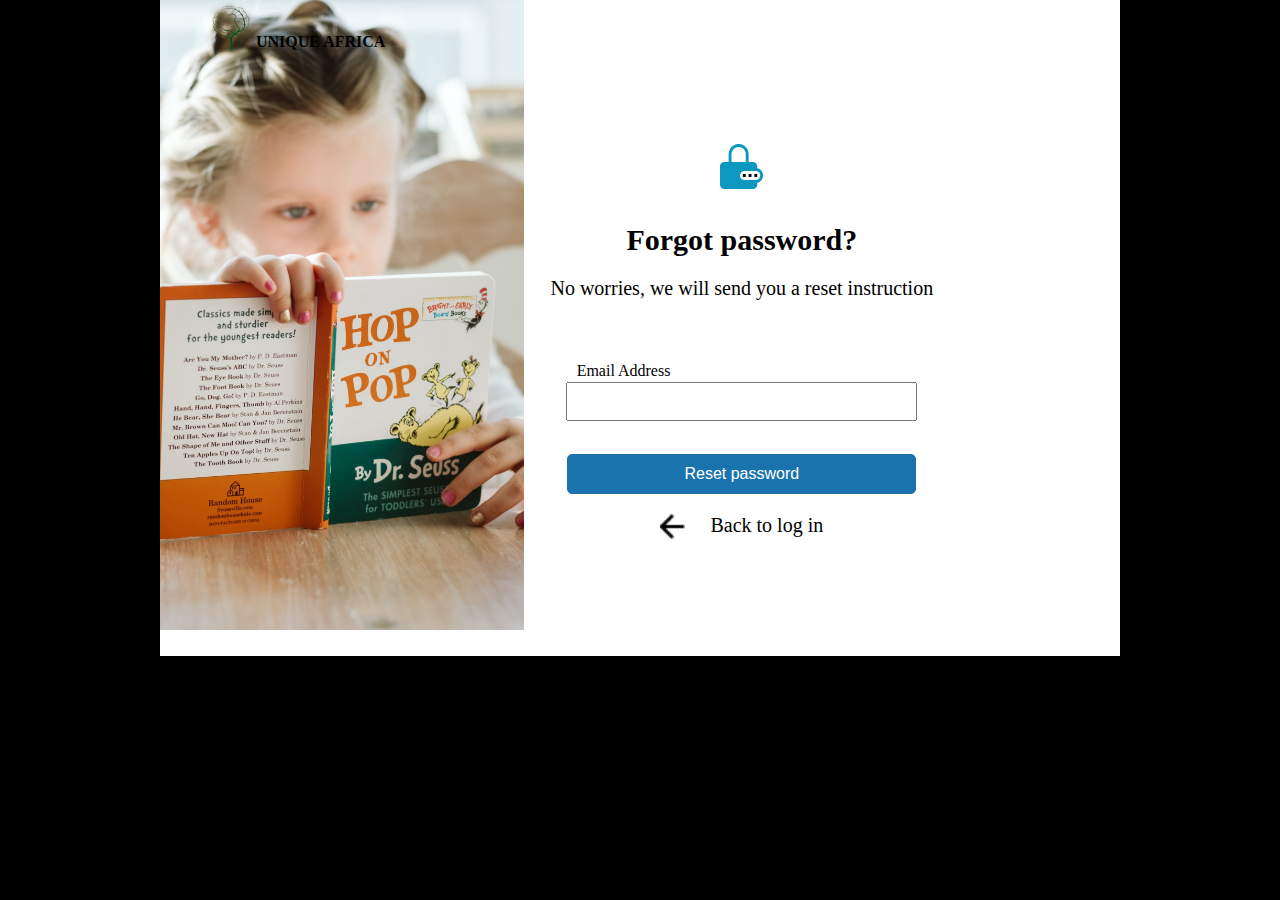
<file: forgotpass.html>
<!DOCTYPE html>
<html lang="en">
<head>
    <meta charset="UTF-8">
    <meta http-equiv="X-UA-Compatible" content="IE=edge">
    <meta name="viewport" content="width=device-width, initial-scale=1.0">
    <title>forgot password</title>
    <link rel="stylesheet" href="style.css" type="text/css">
    <link rel="stylesheet"  type="text/css" media="(min-width:375px) and (max-width: 480px)" href="mobile.css">
</head>
<body style="background-color: black;">
    <div class="forgotpassword">

        <div class="logo3" >
            <img src="./images/tree.png" alt="logo" class="logo3img">
            <h4 ><b>UNIQUE AFRICA</b></h4>
            </div>

            <div class="flex2password">
         <img src="./images/teenyicons_password-solidlock.jpg" alt="">

         <h4> Forgot password?</h4>
         <p>No worries, we will send you a reset instruction</p>
         
         <form class="form">
            <div>
            <label for="email"  class="label1" >Email Address</label><br>
            <input type="email" name="email" class="input1" required>
            </div>
            </form><br>
            <button class="passwordbtn"><a href="email.html">   Reset password</a></button>

           <div class="flex3password"> 
           <a href="signin.html"> <img src="./images/Vectorarrow.jpg" class="arrow"></a>
             <p class="arrowtext"><a href="signin.html"> Back to log in</a></p>
            </div>



            </div>

    </div>







    
</body>
</html>
</file>
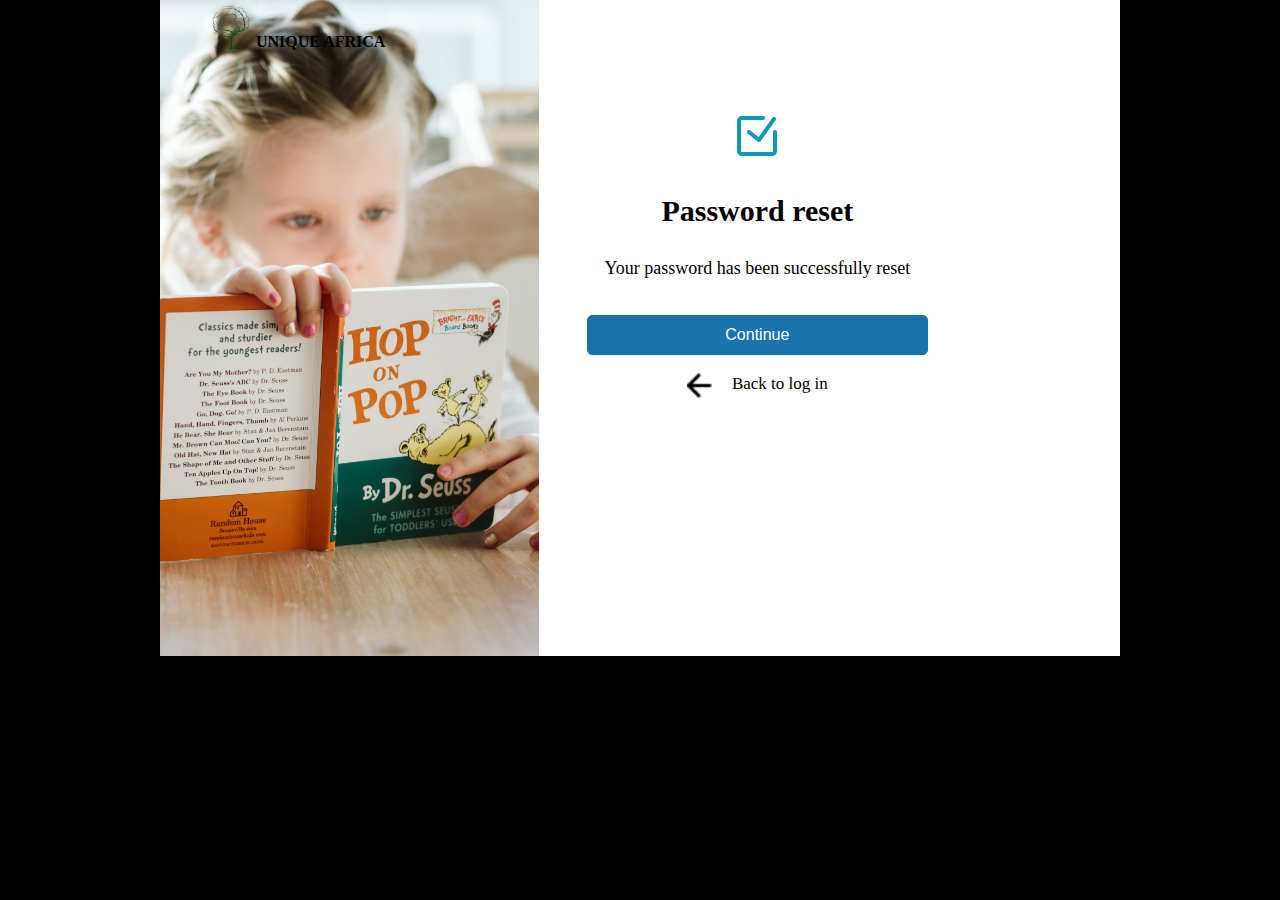
<file: newpass.html>
<!DOCTYPE html>
<html lang="en">
<head>
    <meta charset="UTF-8">
    <meta http-equiv="X-UA-Compatible" content="IE=edge">
    <meta name="viewport" content="width=device-width, initial-scale=1.0">
    <title>new password</title>
    <link rel="stylesheet" href="style.css" type="text/css">
    <link rel="stylesheet"  type="text/css" media="(min-width:375px) and (max-width: 480px)" href="mobile.css">
</head>
<body style="background-color: black;">
    <div class="newpassword">

        <div class="logo3" >
            <img src="./images/tree.png" alt="logo" class="logo3img">
            <h4 ><b>UNIQUE AFRICA</b></h4>
            </div>

            <div class="flex2newpassword">
                <img src="./images/icon-park-solid_check-correctcheck.jpg" alt="">
       
                <h4> Password reset</h4>
                <p>Your password has been successfully reset  </p>
                

                <button class="newpassbtn" type="submit"><a href="#"> Continue  </a></button>
                
                <div class="flex3newpass"> 
                    <a href="signin.html"><img src="./images/Vectorarrow.jpg" class="arrow4"></a>
                     <p class="arrow4text"><a href="signin.html"> Back to log in</a></p>
                </div>


    </div>
</body>
</html>
</file>
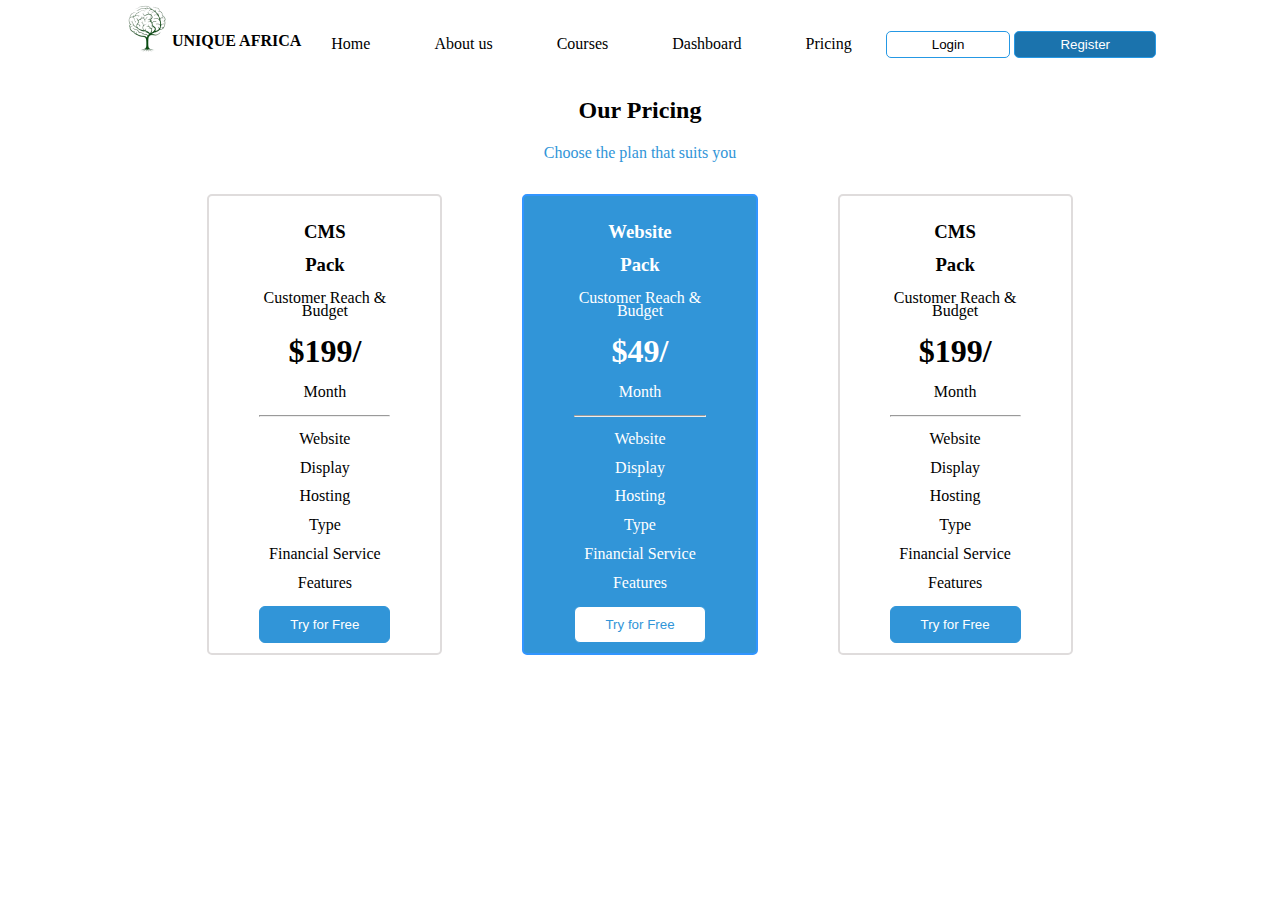
<file: price.html>
<!DOCTYPE html>
<html lang="en">
<head>
    <meta charset="UTF-8">
    <meta http-equiv="X-UA-Compatible" content="IE=edge">
    <meta name="viewport" content="width=device-width, initial-scale=1.0">
    <title>price</title>
    <link rel="stylesheet" href="style.css" type="text/css">
    <link rel="stylesheet"  type="text/css" media="(min-width:375px) and (max-width: 480px)" href="mobile.css">
</head>
<body>
    
     <!-- header -->
     <div class="header" style="display: flex;">
        <div class="logo" style="display: flex;" >
           <img src="./images/tree.png" alt="logo">
           <h4 style="margin-top: 2em;"><b>UNIQUE AFRICA</b></h4></div>
       
       
       <nav class="nav">
        <img  class="openMenu" src="./images/588a64e7d06f6719692a2d11.png" alt="">

           <div class="navBar" >

               <a href="index.html" class="nava" >Home</a>
               <a href="about.html" class="navb">About us</a>
               <a href="course1.html" class="navc">Courses</a>
               <a href="dashboard.html" clss="navd">Dashboard</a>
               <a href="price.html" >Pricing</a>  
           
           
       <button class="login"> <a href="#">Login </a></button>
       <button class="register"><a href="#"> Register</a></button>

       <img class="closeMenu" src="./images/close-icon-13612.png"  alt="">
       </div>
       </nav>
       </div>

       <div class="pricetext">
        <h2>Our Pricing</h2>
        <p style="color: rgb(49, 149, 216);">Choose the plan that suits you</p>
    </div>

    <div class="price">

    <div class="price1">
        <h3><b>CMS</b></h3>
        <h3><b>Pack</b></h3>
        <p>Customer Reach & <br> Budget</p>
        <h1><b>$199/</b></h1>
        <p>Month</p><hr>
        <p>Website</p>
        <p>Display</p>
        <p>Hosting</p>
        <p>Type</p>
        <p>Financial Service</p>
        <p>Features</p>

        <button type="submit" class="price1btn">Try for Free</button>
    </div>



    <div class="price2">
        <h3><b>Website</b></h3>
        <h3><b>Pack</b></h3>
        <p>Customer Reach & <br> Budget</p>
        <h1><b>$49/</b></h1>
        <p>Month</p><hr>
        <p>Website</p>
        <p>Display</p>
        <p>Hosting</p>
        <p>Type</p>
        <p>Financial Service</p>
        <p>Features</p>

        <button type="submit" class="price2btn">Try for Free</button>

    </div>

    <div class="price3">
        <h3><b>CMS</b></h3>
        <h3><b>Pack</b></h3>
        <p>Customer Reach & <br> Budget</p>
        <h1><b>$199/</b></h1>
        <p>Month</p><hr>
        <p>Website</p>
        <p>Display</p>
        <p>Hosting</p>
        <p>Type</p>
        <p>Financial Service</p>
        <p>Features</p>

        <button type="submit" class="price3btn">Try for Free</button>
    </div>



    </div>



<script src="script.js"></script>
</body>
</html>
</file>
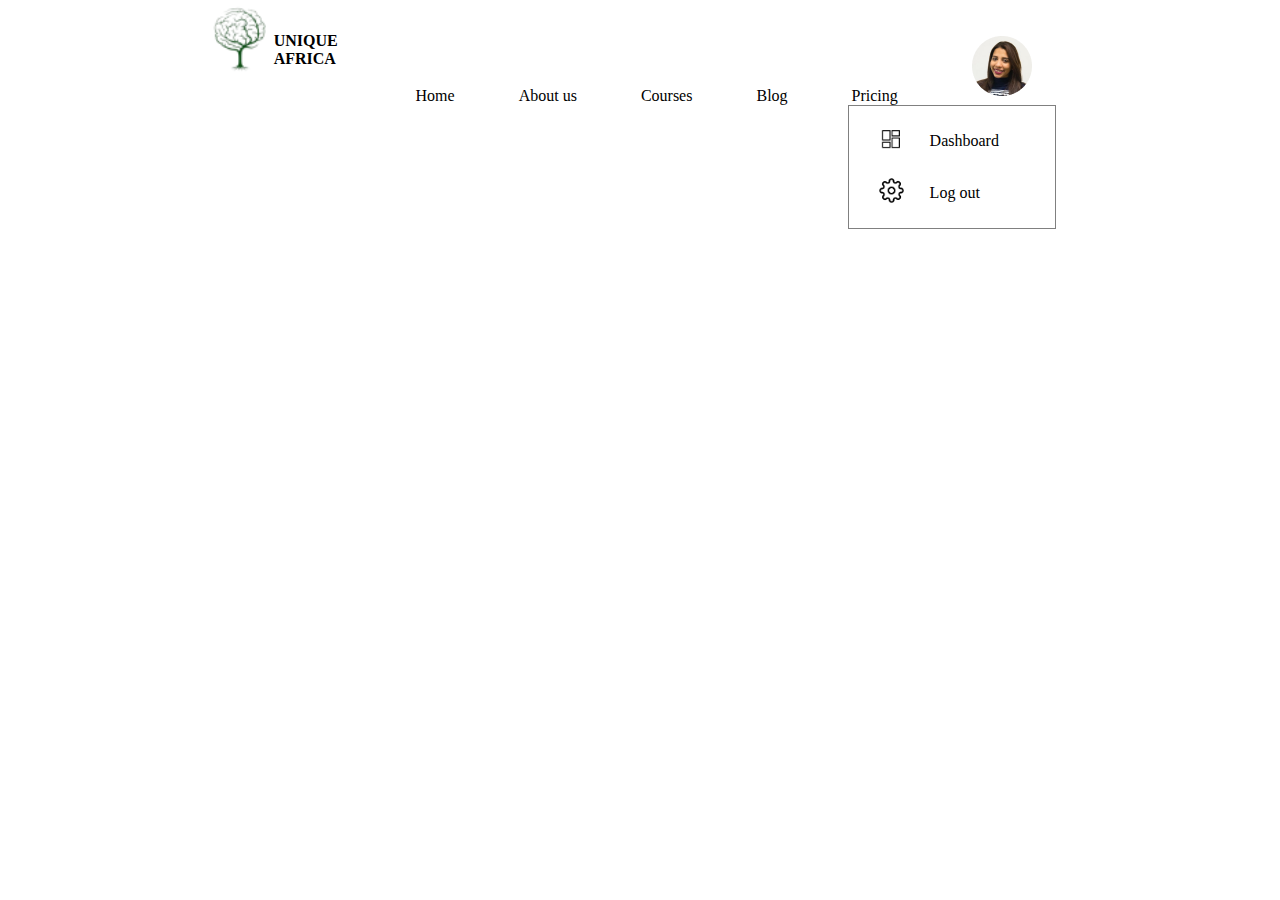
<file: profile.html>
<!DOCTYPE html>
<html lang="en">
<head>
    <meta charset="UTF-8">
    <meta http-equiv="X-UA-Compatible" content="IE=edge">
    <meta name="viewport" content="width=device-width, initial-scale=1.0">
    <title>profile</title>
    <link rel="stylesheet" href="style.css" type="text/css">
    <link rel="stylesheet"  type="text/css" media="(min-width:375px) and (max-width: 480px)" href="mobile.css">
</head>
<body>

    <!-- header -->
<div class="header" style="display: flex;">
    <div class="logo" style="display: flex;" >
       <img src="./images/tree.png" alt="logo">
       <h4 style="margin-top: 2em;"><b>UNIQUE AFRICA</b></h4></div>
   
   
   <nav class="nav">
    <img  class="openMenu" src="./images/588a64e7d06f6719692a2d11.png" alt="">

       <div class="navBar" >
           <a href="index.html" class="nava">Home</a>
           <a href="about.html" class="navb">About us</a>
           <a href="course1.html" class="navc">Courses</a>
           <a href="#products" clss="navd">Blog</a>
           <a href="price.html" class="nave">Pricing</a> 
           
           <img class="closeMenu" src="./images/close-icon-13612.png"  alt="">


  
  <a href="profile.html"> <img class="head" src="./images/Ellipse 49head2.png"></a>

   </div>
    </nav>   
   </div>

<div class="profilecontain">
    <div class="dashboard1"><a href="dashboard.html"> <img src="./images/mdi-light_view-dashboard.png"   class="dashboardimg"></a>
        <p><a href="dashboard.html" >Dashboard</a></p></div>

        <div class="profile3"><a href="index.html"> <img src="./images/settingssettings2.png"   class="dashboardimg"></a>
            <p><a href="index.html">Log out
            </a></p></div>

</div>

    
   
<script src="script.js"></script>
</body>
</html>
</file>
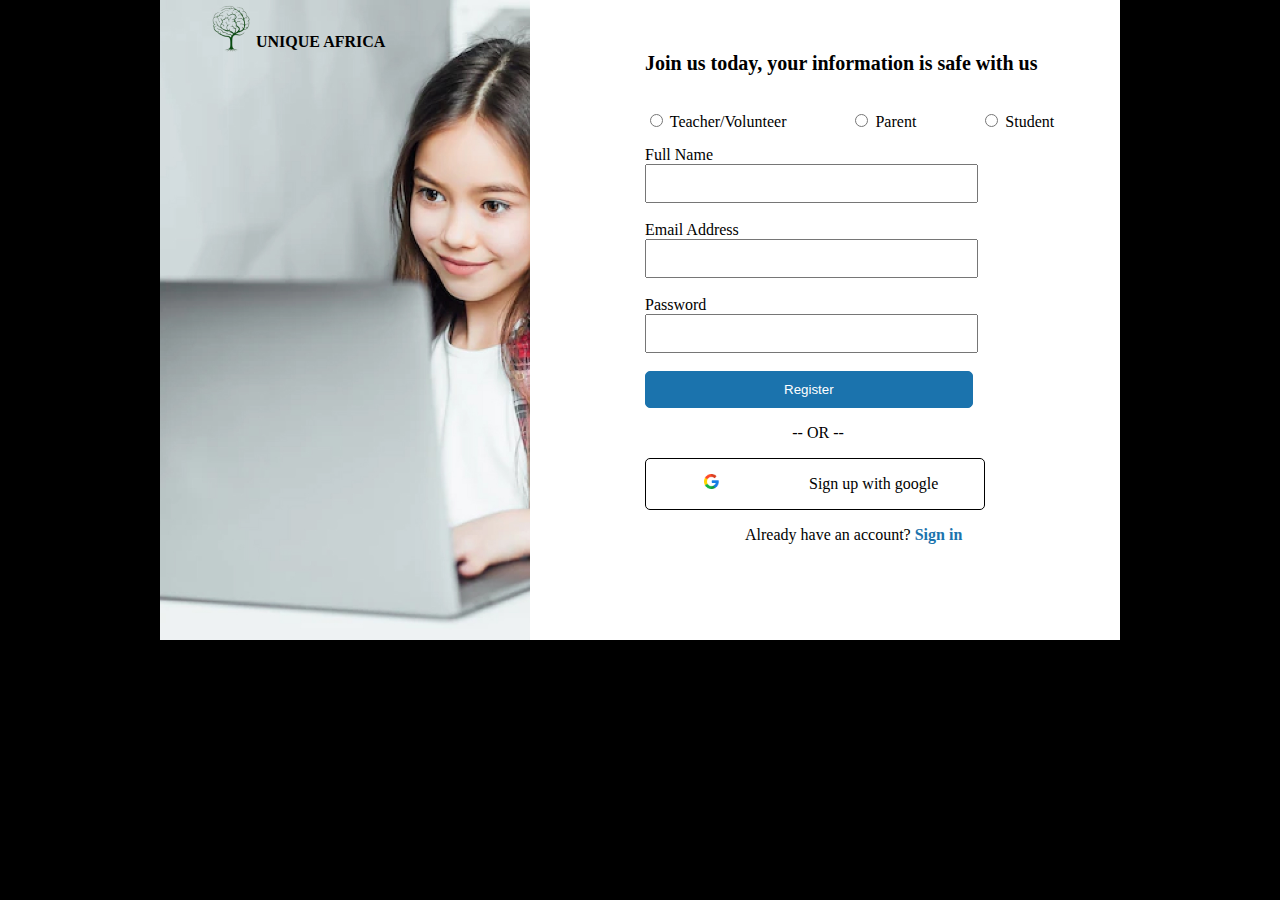
<file: register.html>
<!DOCTYPE html>
<html lang="en">
<head>
    <meta charset="UTF-8">
    <meta http-equiv="X-UA-Compatible" content="IE=edge">
    <meta name="viewport" content="width=device-width, initial-scale=1.0">
    <title>register</title>
    <link rel="stylesheet" href="style.css" type="text/css">
    <link rel="stylesheet"  type="text/css" media="(min-width:375px) and (max-width: 480px)" href="mobile.css">
</head>
<body style="background-color: black;">
    <div class="registeration">
       
        <div class="flex1registration">
            <!-- <img src="./images/Rectangle41picture1.jpg" class="registerimg"> -->
        <div class="logo1" >
            <img src="./images/tree.png" alt="logo" class="logo1img">
            <h4 ><b>UNIQUE AFRICA</b></h4>
            </div>
          
        </div>

        <div class="flex2register" >
            <h4>Join us today, your information is safe with us</h4>
            <div class="radiobtn">
             <div><input type="radio" name="teacher" value="teacher" />
             <label for="teacher"> Teacher/Volunteer</label></div>
            
             <div><input type="radio" name="parent" value="parent" />
             <label for="parent"> Parent</label></div>

             <div><input type="radio" name="students" value="students" />
             <label for="parent"> Student</label></div>
             </div>

            <form class="form">
                <div >
                <label for="fullname" class="label">Full Name</label><br>
                <input type="text" name="fullname" class="input" required>
                </div><br>

                <div>
                <label for="email"  class="label">Email Address</label><br>
                <input type="email" name="email" class="input" required>
                </div><br>

                <div>
                    <label for="password"  class="label">Password</label><br>
                    <input type="password" name="password" class="input" required>
                </div><br>
            </form>

            <button type="submit" class="registerbtn">Register</button>
             
            <p style="margin-left: 31%;">-- OR --</p>
            
            <div class="google">
                <a href="#"><img src="./images/google 3google3.jpg" class="googlevector" ></a>
                <p> <a href="#" style="text-decoration: none;">  Sign up with google </a></p>
            </div>
            
            <p class="account">Already have an account? <a href="#" style="color:rgb(27, 115, 173);" class="sign" > <b>Sign in</b></a></p>
        
        </div>

        
    </div>
    
</body>
</html>
</file>
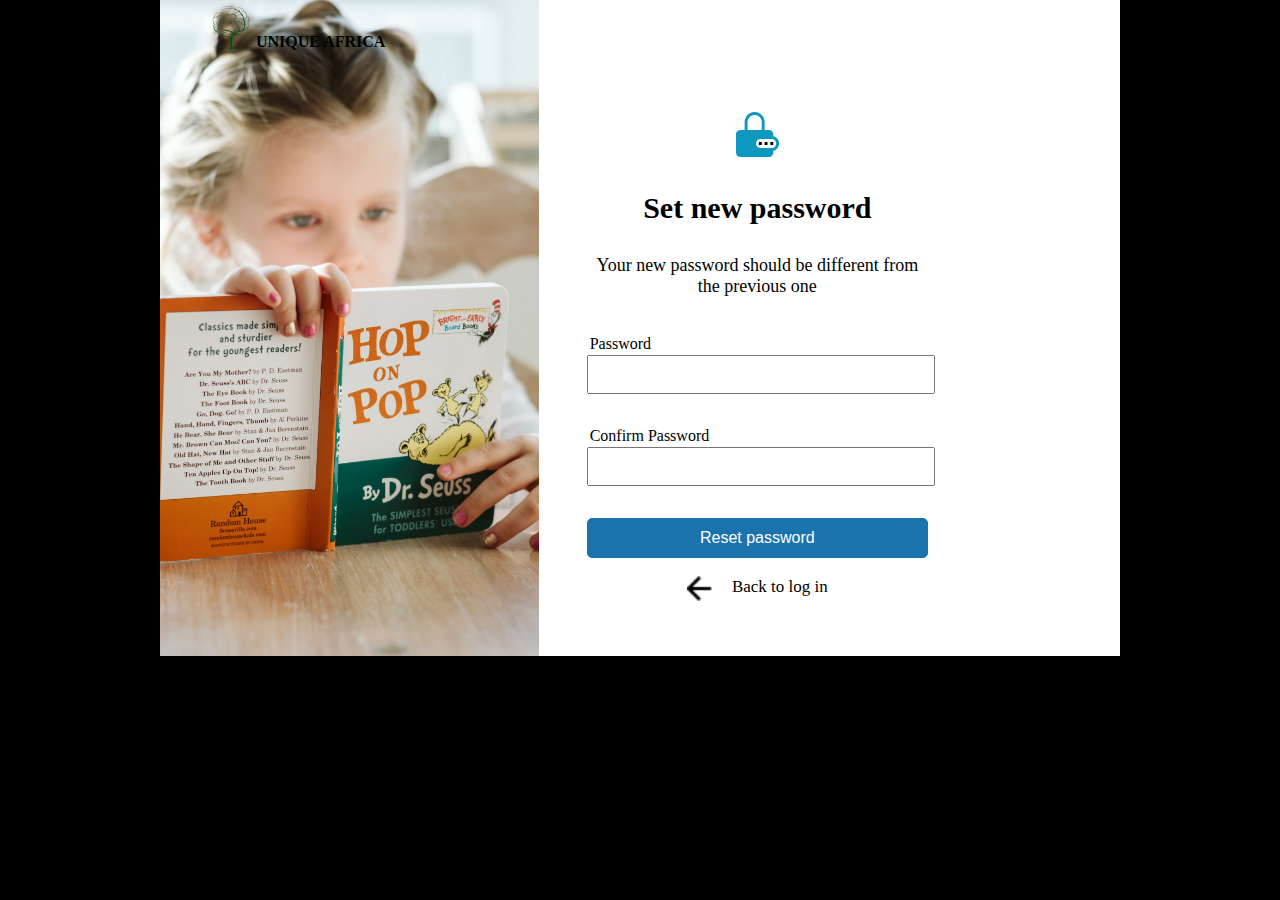
<file: resetpass.html>
<!DOCTYPE html>
<html lang="en">
<head>
    <meta charset="UTF-8">
    <meta http-equiv="X-UA-Compatible" content="IE=edge">
    <meta name="viewport" content="width=device-width, initial-scale=1.0">
    <title>resetpass</title>
    <link rel="stylesheet" href="style.css" type="text/css">
    <link rel="stylesheet"  type="text/css" media="(min-width:375px) and (max-width: 480px)" href="mobile.css">
</head>
<body style="background-color: black;">
    
        <div class="resetpassword">

            <div class="logo3" >
                <img src="./images/tree.png" alt="logo" class="logo3img">
                <h4 ><b>UNIQUE AFRICA</b></h4>
                </div>
    
                <div class="flex2reset">
             <img src="./images/teenyicons_password-solidlock.jpg" alt="">
    
             <h4> Set new password</h4>
             <p>Your new password should be different from the previous one </p>
             
             <form class="form">
                <div>
                    <label for="password"  class="label3">Password</label><br>
                    <input type="password" name="password" class="input3" minlength="8" required>
                </div><br>
                <div>
                    <label for="password"  class="label3"> Confirm Password</label><br>
                    <input type="password" name="password" class="input3" minlength="8" required>
                </div>

                </form><br>
                <button class="resetpassbtn" type="submit"><a href="newpass.html">   Reset password</a></button>
    
               <div class="flex3reset"> 
                <a href="signin.html"><img src="./images/Vectorarrow.jpg" class="arrow3"></a>
                 <p class="arrow3text"><a href="signin.html"> Back to log in</a></p>
                </div>
    
    
    
                </div>
    
    </div>
</body>
</html>
</file>
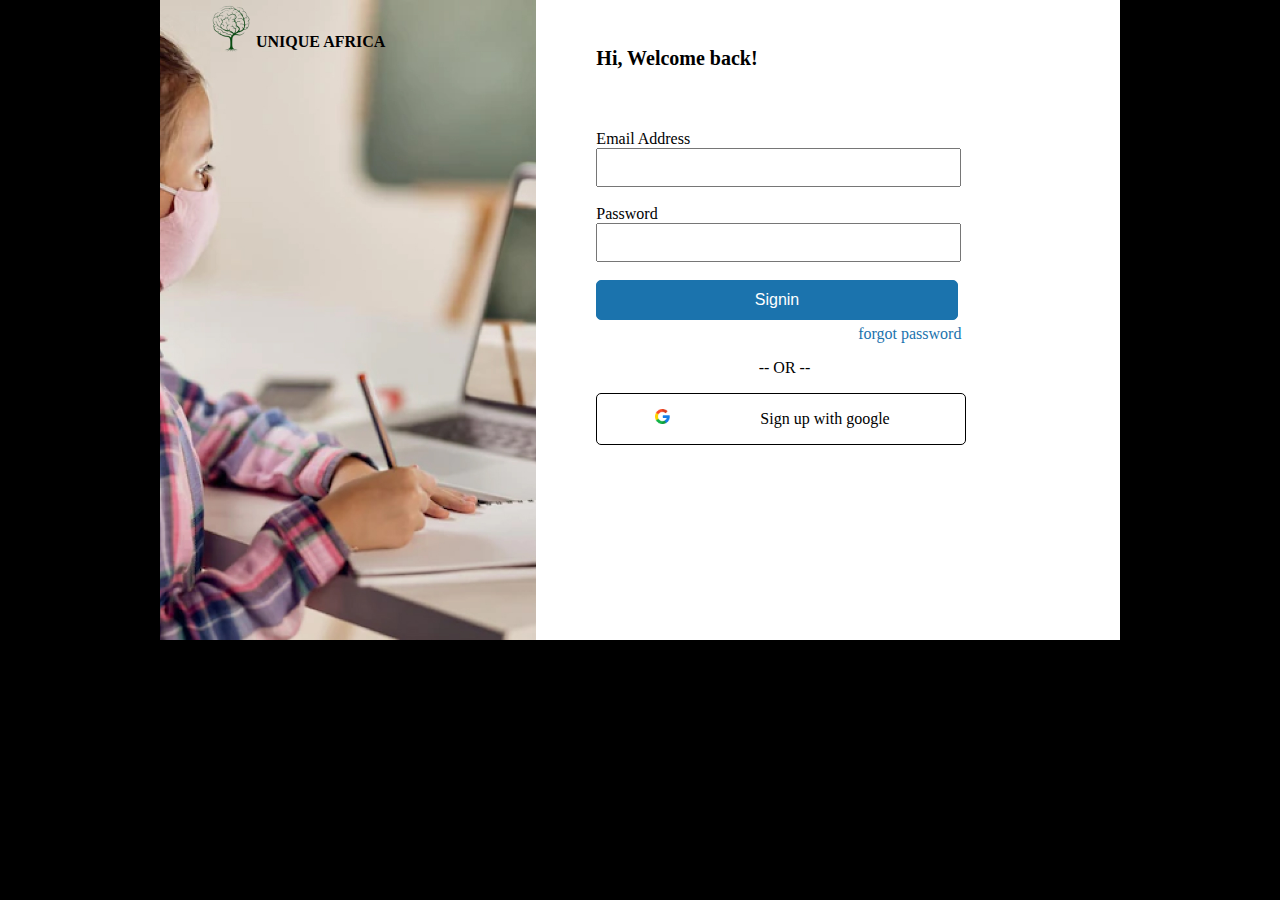
<file: signin.html>
<!DOCTYPE html>
<html lang="en">
<head>
    <meta charset="UTF-8">
    <meta http-equiv="X-UA-Compatible" content="IE=edge">
    <meta name="viewport" content="width=device-width, initial-scale=1.0">
    <title>signin page</title>
    <link rel="stylesheet" href="style.css" type="text/css">
    <link rel="stylesheet"  type="text/css" media="(min-width:375px) and (max-width: 480px)" href="mobile.css">
</head>
<body style="background-color: black;" >
<div class="signin">

    <div class="logo2" >
        <img src="./images/tree.png" alt="logo" class="logo2img">
        <h4 ><b>UNIQUE AFRICA</b></h4>
        </div>

    <div class="flex2signin">
        <h4>Hi, Welcome back!</h4>

        <form id="myform">
            <div>
            <label for="email"  class="label">Email Address</label><br>
            <input type="email" name="email" class="input" required>
            </div><br>

            <div>
                <label for="password"  class="label">Password</label><br>
                <input type="password" name="password" class="input" required>
            </div><br>
            </form>

            <button type="submit" class="signinbtn">Signin</button>
            <p class="forgotpass"><a href="forgotpass.html">forgot password</a></p>

            <p style="margin-left: 31%;">-- OR --</p>
            
            <div class="google">
                <a href="#"><img src="./images/google 3google3.jpg" class="googlevector" ></a>
                <p> <a href="#" style="text-decoration: none;">  Sign up with google </a></p>
            </div>

    </div>




</div>






<script src="script.js"></script>


    
</body>
</html>
</file>
<file: style.css>
body{
    margin: 0;
    padding: 0;

}


/* header */
.nav{
    justify-content: space-evenly;
}

.nav a{
    
    padding: 30px;
    text-decoration: none;
    text-align: right;
    color: black;
    
    
    
}
.navBar a:hover{
    border: 1px solid rgb(37, 152, 228);
    padding: 10px 20px;
    background: rgb(37, 152, 228);
    color: white;
    border-top-left-radius: 30px;
    border-bottom-right-radius: 30px;
}



.nav{
    padding-top: 31px;
}
.btn{
    padding-top: 25px; 
}
.login{
    padding:5px 15px ;
    background-color: white;
    border: 1px solid rgb(37, 152, 228);
    border-radius: 5px;
    
}


.login a{
    text-decoration: none;
    color: black;
}
.login a:hover{
    border: none;
    background: none;
    color: black;
}
.register{
    padding:5px 15px ;
    background-color:rgb(27, 115, 173);
    color: white;
    border: 1px solid rgb(37, 152, 228);
    border-radius: 5px;
    
}
.register a{
    color: white;
    text-decoration: none;
}
.register a:hover{
    border: none;
    background: none;
    
}
.header{
    justify-content: center;
}


/* flex1 */

.flex1{
    display: flex;
    background-color: rgb(27, 115, 173);
    
}

.text1{
    text-align: justify;
    margin: auto;
    margin-top: 5em;
    width: 25%;
    margin-left: 12em;
    color: rgb(218, 214, 214);
    
}
.text1 h1{
    font-weight: bolder;
        font-size:41px;
}
.started{
padding:15px 20px;
background-color: rgb(159, 230, 52);
border: 1px solid rgb(159, 230, 52);
border-radius: 5px;
}


.vector1{
    padding: 10px;
    width:25px;
    height: 25px;
    margin-bottom: -1em;
    
}

.image1{
    height: 35%;
    margin: auto;
    margin-top: 3em;
    width: 40%;
    margin-right: 12em;
    margin-bottom: 3em;   
}

/*flex2*/

.flex2{
    display: flex;
}

.image2{
    height: 35%;
    margin: auto;
    margin-top: 3em;
    width: 40%;
    margin-left: 12em;
    margin-bottom: 3em;  
}

.text2{
    text-align: justify;
    margin: auto;
    margin-top: 5em;
    width: 27%;
    margin-right: 12em;
    color: rgb(8, 8, 8);
    }

    .readmore{
    padding: 10px 25px;
    border: 1px solid rgb(37, 152, 228);
    border-radius: 5px;
    color: rgb(37, 152, 228);
    background: none;
    }

    .readmore:hover{
        background: rgb(37, 152, 228);
        cursor: pointer;
        color: white;
    }

       /*flex3*/
.flex3{
    background-color: rgb(206, 227, 241);
    text-align: center;
}


       .courses{
display: flex;
gap: 30px;
 justify-content: center;
  
}

.course1image{
 height: 250px;
 width: 299px;
 
 }
.course1{
    width: 299px;
    border: 1px solid rgb(189, 186, 186);
    height: 370px;
    background-color: white;  
}
.course1btn1 {
    padding: 8px 45px;
   border:2px solid rgb(218, 216, 216);
   color: rgb(44, 43, 43);
   background-color: white;
   margin-top: 15px;
}
.course1btn2{
    padding: 8px 48px ;
    margin-left:-5px;
    background-color:rgb(27, 115, 173) ;
    color: white;
    border: 2px solid rgb(27, 115, 173);

}
.course1 p{
    padding-left: 10px;
    line-height: 0.1;
    float: left;
    
    
}

.course2image{
    height: 250px;
    width:299px;
   }
   .course2{
    width: 299px;
    border: 1px solid rgb(189, 186, 186);
    height: 370px;
    background-color: white;
    
}
.course2btn1 {
    padding: 8px 45px;
    border:2px solid rgb(218, 216, 216) ;
    background-color: white;
    color: rgb(44, 43, 43);
    margin-top: 15px;

}
.course2btn2{
    padding: 8px 48px ;
    margin-left:-5px;
    background-color:rgb(27, 115, 173) ;
    color: white;
    border: 2px solid rgb(27, 115, 173);
}
.course2 p{
    padding-left: 10px;
    line-height: 0.1;
    float: left;
    
}

 .course3image{
    height: 250px;
    width: 299px;
      
   }
   .course3{
    width: 299px;
    border: 1px solid rgb(189, 186, 186);
    background-color: white;
    
}
.course3btn1 {
    padding: 8px 45px;
    background-color: white;
    border:2px solid rgb(218, 216, 216) ;
    color: rgb(44, 43, 43);
    margin-top: 15px; 
}
.course3btn2{
    padding: 8px 48px ;
    margin-left:-5px;
    background-color:rgb(27, 115, 173) ;
    color: white;
    border: 2px solid rgb(27, 115, 173);
}
.course3 p{
    padding-left: 10px;
    line-height: 0.1;
    float: left;
    
}

.flex3 h5{
    padding:35px 0 0 10px ;
    margin-top: 1px;
}
.flex3btn{
    padding: 10px 35px;
    border-radius: 3px;
    border:  1px solid rgb(27, 115, 173);
    color: white;
    background-color: rgb(27, 115, 173);
    margin-bottom: 15px;
    cursor: pointer;
}



         /*flex4*/

.flex4{
    display: flex;
}
.text4{
 text-align: justify;
margin: auto;
margin-top: 2em;
 width: 35%;
margin-left: 12em;
color: black;
}
.text4 h2{
    font-weight: bolder;
        font-size:35px;
}

.flex4btn{
    padding: 10px 25px;
    border: 1px solid rgb(37, 152, 228);
    border-radius: 5px;
    color: black;
    background: none;
    margin-top: 15px;
    }

    .flex4btn:hover{
        background: rgb(37, 152, 228);
       color: white;
    }

.image4{
    height: 35%;
    margin: auto;
    margin-top: 3em;
    width: 35%;
    margin-right: 10em;
    margin-bottom: 3em;   
}
      /*flex5*/

.flex5{
    display: flex;
}
.image5{
    height: 35%;
    margin: auto;
    margin-top: 3em;
    width: 35%;
    margin-left: 12em;
    margin-bottom: 3em;  
}

.text5{
    text-align: justify;
    margin: auto;
    margin-top: 5em;
    width: 35%;
    margin-right: 9em;
    color: rgb(8, 8, 8);
    }
    .text5 h2{
        font-weight: bolder;
        font-size:40px;
    }

          /*flex6*/
    
    .flex6{
        display: flex;
    }
    .text6{
        text-align: justify;
       margin: auto;
       margin-top: 3em;
        width: 35%;
       margin-left: 12em;
       color: black;
       }
       .text6 h2{
           font-weight: bold;
               font-size:40px;
       }
       .image6{
        height: 35%;
        margin: auto;
        margin-top: 3em;
        width: 35%;
        margin-right: 9em;
        margin-bottom: 3em;   
    }
    .flex7{
        display: flex;
    }
    
    .image7{
        height: 35%;
        margin: auto;
        margin-top: 3em;
        width: 35%;
        margin-left: 12em;
        margin-bottom: 3em;  
    }

    .text7{
        text-align: justify;
        margin: auto;
        margin-top: 5em;
        width: 35%;
        margin-right: 9em;
        color: rgb(8, 8, 8);
        }
        .text7 h2{
            font-weight: bolder;
            font-size:32px;
        }
        
        .flex7btn{
            padding: 10px 25px;
            border: 1px solid rgb(37, 152, 228);
            border-radius: 5px;
            color: black;
            background: none;
            margin-top: 20px;
            }
        .flex7btn:hover{
            background: rgb(37, 152, 228);
            color: white;
        }

            /*flex8*/
        
    .text8{
        text-align: center;
        font-size: 25px;
        color: rgb(233, 43, 43);
  
    }
    .image8{
        display: flex;
        justify-content: space-around;
        margin-left: 5em;
        margin-right: 5em;
        margin-bottom: 2em;
     
    }
   
             /*footer*/

    .footer{
        background-color:rgb(7, 7, 68);
        padding-bottom: 2em;
    }

    .footerflex{
        display: flex;
        justify-content: space-around;
        
        color: white;
        margin-left: 5em;
        margin-right: 4em;
        line-height: 1.4;
        margin-bottom: 5em;
    }
    

    .icons{
        display: flex;
        justify-content: space-between;
        
    }

    .icon1{
        color: white;
        margin-left:10em;
    }
  .icon2{
    display: flex;
    margin-right: 10em;
    gap: 2em;
    
  }
  

  /* register page*/
.registeration{
    display: flex;
    margin: 0 10em ;
    justify-content: center;
    background-color: white;
    gap: 5px;
   
  
    

}
 /* .registerimg{
    
     width: 100%;
    height: 50em; 
}  */

 .logo1{
    background-image: url(./images/Rectangle41picture1.jpg);
    background-repeat: no-repeat;
    background-size: contain;
    width: 30em;
    height: 40em;
    

}

.logo1 h4{
    margin-top: -3em;
    margin-left: 6em;
  }
  .logo1img{
    margin-left: 3em;
  }

.flex2register{
    width: 60%;
    
    margin-top: 25px;   
}

.flex2register h4{
    font-size: 20px;
}
   .radiobtn{
    display: flex;
    gap: 4em;
    padding-bottom: 15px;
    padding-top: 10px;
    
   }
   .input{
    padding: 10px;
    width: 65%;
    
    
   }
   .label{
    padding-bottom: 5px;
   }
.registerbtn{
    width: 69%;
    padding: 10px;
    background-color: rgb(27, 115, 173);
    color: white;
    border: 1px solid rgb(27, 115, 173);
    border-radius: 5px;
    cursor: pointer;
    
}
.googlevector{
    padding: 10px;
    width:15px;
    height: 15px;
    margin-top:5px ;
    
}

.google{
    display: flex;
    padding-left: 3em;
    gap: 5em;
    border: 1px solid black;
    border-radius: 5px;
    width: 61%;
    
    
}

.google a{
    color: black;
}
.account{
    
    margin-left: 100px;
 
}
.sign{
    text-decoration: none;
}


     /*sign in page*/


     .signin{
        display: flex;
        margin: 0 10em;
        background-color: white;
     }

     .logo2{
        background-image: url(./images/Rectangle\ 45.jpg);
        background-repeat: no-repeat;
        background-size: contain;
        width: 30em;
        height: 40em;
     }
  .logo2 h4{
    margin-top: -3em;
    margin-left: 6em;
  }
  .logo2img{
    margin-left: 3em;
  }
.flex2signin h4{
    font-size: 20px;
    margin-bottom: 3em;
}
.flex2signin{
    width: 60%;
    margin-top: 20px;
}

.forgotpass{
    margin-top: 5px;
margin-left: 50%;

}
.forgotpass a{
    text-decoration: none;
color:rgb(27, 115, 173);
}
.signinbtn{
    width: 69%;
    padding: 10px;
    background-color: rgb(27, 115, 173);
    color: white;
    border: 1px solid rgb(27, 115, 173);
    border-radius: 5px;
    font-size: medium;
    cursor: pointer;
}


/* forgot password page*/

.logo3{
    background-image: url(./images/Rectangle\ 41.jpg);
    background-repeat: no-repeat;
    background-size: contain;
    width: 30em;
    height: 41em;
 }

.logo3 h4{
    margin-top: -3em;
    margin-left: 6em;
  }
  .logo3img{
    margin-left: 3em;
  }

  .forgotpassword{
    display: flex;
    margin: 0 10em;
        background-color: white;
  }

  .flex2password{
    width: 60%;
    
    margin-top: 9em; 
    text-align: center;
    margin-right: 10em;
  }

  .flex2password h4{
    font-size: 30px;
    margin-top: 1em;
    margin-bottom: 1px;
  }
  .flex2password p{
    font-size: 20px;
    margin-bottom: 3em;
  }
  .passwordbtn{
    width: 80%;
    padding: 10px;
    background-color: rgb(27, 115, 173);
    color: white;
    border: 1px solid rgb(27, 115, 173);
    border-radius: 5px;
    font-size: medium;
  }
.passwordbtn a{
    text-decoration: none;
    color: white;
}

  .input1{
    padding: 10px;
    width: 75%;
    margin-bottom: 15px;
     
   }
   .flex3password{
    display: flex;
    gap: 25px;
    justify-content: center;
   }
   .arrow{
    width: 25px;
    height: 25px;
    margin-top: 20px;

   }
   .arrowtext a{
    color: black;
    text-decoration: none;
    
   }
   .label1{
  float: left;
  margin-left: 51px;
  padding: 2px;
   }


   /* check email page*/

   .checkemail{
    display: flex;
    margin: 0 10em;
        background-color: white;
   }

   .flex2email{
    width: 40%;
    
    margin-top: 9em; 
    text-align: center;
    margin-right: 12em;
  }

  .flex2email h4{
    font-size: 30px;
    margin-top: 1em;
    margin-bottom: 2em;
  }

  .input2{
    padding: 10px;
    width: 85%;
    margin-bottom: 2em;
     
   }

   .checkemailbtn{
    width: 90%;
    padding: 10px;
    background-color: rgb(27, 115, 173);
    color: white;
    border: 1px solid rgb(27, 115, 173);
    border-radius: 5px;
    font-size: medium;
  }
.checkemailbtn a{
    text-decoration: none;
    color: white;
}

.flex3email{
    display: flex;
    gap: 20px;
    justify-content: center;
   }

   .arrow1{
    width: 25px;
    height: 25px;
    margin-top: 14px;
   }
   .arrow1text a{
    color: black;
    text-decoration: none;
    font-size: 17px;
   }

   .label2{
    float: left;
    margin-left: 18px;
    padding: 2px;
     }

     /* reset password page*/

     .resetpassword{
        display: flex;
        margin: 0 10em;
            background-color: white;
       }
       .flex2reset{
        width: 40%;
        
        margin-top: 7em; 
        text-align: center;
        margin-right: 12em;
      }
      .flex2reset h4{
        font-size: 30px;
        margin-top: 1em;
        margin-bottom: 1em;
      }

      .flex2reset p{
        font-size: 18px;
        
        margin-bottom: 2em;
      }

      .input3{
        padding: 10px;
        width: 95%;
        margin-bottom: 1em;
         
       }
       .label3{
        float: left;
        margin-left: 1px;
        padding: 2px;
         }

         .resetpassbtn{
            width: 100%;
            padding: 10px;
            background-color: rgb(27, 115, 173);
            color: white;
            border: 1px solid rgb(27, 115, 173);
            border-radius: 5px;
            font-size: medium;
          }
        .resetpassbtn a{
            text-decoration: none;
            color: white;
        }

        .flex3reset{
            display: flex;
            gap: 20px;
            justify-content: center;
           }
        
           .arrow3{
            width: 25px;
            height: 25px;
            margin-top: 18px;
           }
           .arrow3text a{
            color: black;
            text-decoration: none;
            font-size: 17px;
           }

           /* new passwordpage */

           .newpassword{
            display: flex;
            margin: 0 10em;
                background-color: white;
           }
           .flex2newpassword{
            width: 40%;
            
            margin-top: 7em; 
            text-align: center;
            margin-right: 12em;
          }
          .flex2newpassword h4{
            font-size: 30px;
            margin-top: 1em;
            margin-bottom: 1em;
          }
    
          .flex2newpassword p{
            font-size: 18px;
            
            margin-bottom: 2em;
          }
    
          .newpassbtn{
            width: 100%;
            padding: 10px;
            background-color: rgb(27, 115, 173);
            color: white;
            border: 1px solid rgb(27, 115, 173);
            border-radius: 5px;
            font-size: medium;
          }
          .newpassbtn a{
            text-decoration: none;
            color: white;
        }
        .flex3newpass{
            display: flex;
            gap: 20px;
            justify-content: center;
           }
        
           .arrow4{
            width: 25px;
            height: 25px;
            margin-top: 18px;
           }
           .arrow4text a{
            color: black;
            text-decoration: none;
            font-size: 17px;
           }



           /* course1 / student'scourses page*/


           .bell{
            padding:5px 10px ;
            
            cursor: pointer; 
            
        }
        .bell:hover{
            border: 1px solid rgb(49, 149, 216);
            border-radius: 6px;
        }
        
        .head{
            padding:5px 10px ; 
            
            cursor: pointer;
        }
        .head:hover{
            border: 1px solid rgb(49, 149, 216);
         border-radius: 6px;
        }

        .coursevector{
            margin-top: 1px;
        }

 /* course1flex*/
  .course1flex{
    display: flex;
  }

 .text1flex{
    text-align: justify;
   margin:auto; 
    width: 35%;
   margin-left: 10em;
   
   color: black;
   font-size: 20px;
   }

   .search{
    display: flex;
    margin-right:13em ;
    margin-top: 26px;
    gap: 10em;
    border: 1px solid black;
    border-radius: 3px;
    padding-left: 20px;
    padding-right: 20px;
    height: 35px;

    
}

.searchimg{
    width: 20px;
    height: 20px;
    padding-top: 6px;
    
}
.search p{
    margin-top: 6px;
}


     /*flex3*/

.mycourses{
    text-decoration:1px solid rgb(49, 149, 216) underline;
}

.flexcourses{
    background-color: rgb(206, 227, 241);
    text-align: center;
}


       .flexcourse{
display: flex;
gap: 30px;
 justify-content: center;
 margin-bottom: 3em;
 padding-bottom: 2em;
 padding-top: 2em;
  
}

.flexcourse1image{
 height:40%;
 width: 100%;
 
 }
.flexcourse1{
    width: 23%;
    border: 1px solid rgb(189, 186, 186);
    height: 350px;
    background-color: white;  
}
.frame1{
    width: 95%;
}
.percentage1{
    font-size: 13px;
}
.flexcoursebtns{
    display: flex;
    gap: 50px;
    float: left;
}

.flexcourse1btn1 {
    padding: 10px 15px;
   border:2px solid rgb(27, 115, 173);
   border-radius: 4px;
   color: white;
   background-color: rgb(27, 115, 173);
   margin-top: 25px;
   margin-left: 7px;
   cursor: pointer;
}
.flexcourse1btn2{
    width: 100px;
    height: 20px;
    padding-top: 30px ;
    

}
.flexcourse1 p{
    padding-left: 10px;
    line-height: 0.1;
    float: left;
    
    
}

.course2image{
    height: 250px;
    width:299px;
   }
   .course2{
    width: 299px;
    border: 1px solid rgb(189, 186, 186);
    height: 370px;
    background-color: white;
    
}
.course2btn1 {
    padding: 8px 45px;
    border:2px solid rgb(218, 216, 216) ;
    background-color: white;
    color: rgb(44, 43, 43);
    margin-top: 15px;

}
.course2btn2{
    padding: 8px 48px ;
    margin-left:-5px;
    background-color:rgb(27, 115, 173) ;
    color: white;
    border: 2px solid rgb(27, 115, 173);
}
.course2 p{
    padding-left: 10px;
    line-height: 0.1;
    float: left;
    
}


 .course3image{
    height: 250px;
    width: 299px;
      
   }
   .course3{
    width: 299px;
    border: 1px solid rgb(189, 186, 186);
    background-color: white;
    
}
.course3btn1 {
    padding: 8px 45px;
    background-color: white;
    border:2px solid rgb(218, 216, 216) ;
    color: rgb(44, 43, 43);
    margin-top: 15px; 
}
.course3btn2{
    padding: 8px 48px ;
    margin-left:-5px;
    background-color:rgb(27, 115, 173) ;
    color: white;
    border: 2px solid rgb(27, 115, 173);
}
.course3 p{
    padding-left: 10px;
    line-height: 0.1;
    float: left;
    
}

.flex3 h5{
    padding:35px 0 0 10px ;
    margin-top: 1px;
}
.flex3btn{
    padding: 10px 35px;
    border-radius: 3px;
    border:  1px solid rgb(27, 115, 173);
    color: white;
    background-color: rgb(27, 115, 173);
    margin-bottom: 15px;
}


.flexcours{
    display: flex;
    gap: 30px;
     justify-content: center;
     margin-bottom: 15em;
     padding-bottom: 2em;
     padding-top: 2em;
      
    }

    .number{
   margin-left: 30em;
   margin-bottom: 20px;
    }

    .click a{
        text-decoration: none;
        margin-left: 10em;
        color: rgb(49, 149, 216) ;
        
    }

    .click a:hover{
        border: 1px solid rgb(49, 149, 216);
        border-radius: 6px;
        padding: 10px 10px;

    }

    /*price page*/

    .pricetext{
        text-align: center;
        margin-bottom: 2em;
    }
 .price{
    display: flex;
    line-height: 0.8;
    gap: 5em;
    justify-content: center;
    text-align: center;
    
 }

 .price1{
    border: 2px solid rgb(223, 220, 220);
    padding: 10px 50px;
    border-radius: 5px;
 }
 .price1btn{
    padding: 10px 30px 10px;
    border: 1px solid rgb(49, 149, 216);
    border-radius: 6px;
    background-color: rgb(49, 149, 216);
    color: white;
    cursor: pointer;
 }


 .price2{
    border: 2px solid rgb(49, 149, 316);
    border-radius: 5px;
    padding: 10px 50px;
    background-color: rgb(49, 149, 216);
    color: white;
 }
 .price2btn{
    padding: 10px 30px 10px;
    border: 1px solid rgb(49, 149, 216);
    border-radius: 6px;
    background-color: white;
    color: rgb(49, 149, 216);
    cursor: pointer;
 }

   .price3{
    border: 2px solid rgb(223, 220, 220);
    padding: 10px 50px;
    border-radius: 5px;
 }
 .price3btn{
    padding: 10px 30px 10px;
    border: 1px solid rgb(49, 149, 216);
    border-radius: 6px;
    background-color: rgb(49, 149, 216);
    color: white;
    cursor: pointer;
 }

 /* dashboard*/
  
 .search1{
    padding: 10px 60px;
    margin-top: 14px;
    margin-left: 12em;
    
    position: relative;
    
    
 }
   

 .dashboard a{
    
    color: black;
    text-decoration: none;
    
    
}
.dashboard{
    background-color: rgb(49, 149, 216);
padding:20px 10px;
width: 10%;
margin-top: -3em;
border-top-left-radius: 25px;
border-bottom-left-radius: 25px;
position: fixed;
}
.dashboardimg{
    padding: 10px;
    width: 25px;
    height: 25px;
}
.dashboard1{
    display: flex;
    gap: 1em;
    padding: 5x;
}

.dashboard2{
    display: flex;
    gap: 1em;
    padding-top: 4em;
}
.dashboard2 img{
    width: 25px;
    height: 30px;
}

.dash1{
    margin-left: 25em;
    line-height: 0.1;
}
.dash1 h4{
    font-size: 20px;
}
.overview{
    margin-left: 20em;
    margin-top: 30px;
}


.dashboardflex1{
    display: flex;
    gap: 2em;
    margin-left: 20em;
}

.dashboardbtnimg1{
    margin-left: 23px;
}

.dashboardbtn1{
    background-color:rgb(216, 233, 245) ;
    padding: 1px 10px 15px 10px;
    border-radius: 5px;
    
    
}

.dashboardflex2{
    display: flex;
    gap: 3em;
    margin-top: 2em;
}

.dashboardbtn2{
    display: flex;
    gap: 1em;
    margin-left: 12em;
    background-color: rgb(216, 233, 245);
    padding: 20px;
    text-align: center;
}

.english{
    background-color: white;
    border: 1px solid rgb(54, 53, 53);
    padding: 5px 15px;
    border-radius: 4px;

}
.essaybtn{
    
    margin-left: 8px;
    cursor: pointer;
}

.essaypercent{
    width: 150px;
}

.essay{
    border: 1px solid rgb(54, 53, 53) ;
    border-radius: 6px;
    line-height: 0.6;
    padding-left: 5px;
    padding-right: 5px;
    width: 150px;
    
    }
    .percent{
        font-size: 12px;
    }

    .dashboarbtnimg2{
        width: 30px;
        height: 20px;
    }
.dashboardbtn3{
    background-color: rgb(216, 233, 245);
    padding:  40px;
    height: 90px;
}

.dashboardbtn3{
    padding-top: 1px;
}

.dashboard3btn{
    padding: 7px 20px;
    background-color:rgb(49, 149, 216) ;
    border: 1px solid rgb(49, 149, 216);
    border-radius: 3px;
    color: white;
    margin-left: 25px;
    cursor: pointer;
}


.dashboard4btn{
    margin-left: 17em;
    margin-top: 1em;
}


.dashboard4{
    
    margin-left: 15em;
    width: 30%;
    height: 50%;
 margin-bottom: 7em;
 cursor: cell;

}
.example{
    position: absolute;
    margin-left: -37px;
    margin-top:16px;
    padding-top: 6px;
   border: none;
   cursor: pointer;
}

.searchbtn{
    margin-right: 9em;
}
.searchbtn1{
    margin-right: 12em;
    margin-top: 10px;
}


/* profile page*/
.profile3{
    display: flex;
    gap: 1em;
    padding-top: 2px;
}

.profilecontain a{
    
    color: black;
    text-decoration: none;
    }

.profilecontain{
    border: 1px solid grey;
    padding: 10px 20px;
    width: 13%;
    float: right;
    margin-right: 14em;
}


.openMenu{
    width: 30px;
    height: 30px;
    
    display: none;
    cursor: pointer;

}
.closeMenu{
    width: 30px;
    height: 30px;
    display: none;}

.nav1{
display: none;
}
.searchbtn2{
    display: none;
}
</file>
<file: mobile.css>
body{
    margin: 0;
    padding: 0;
    overflow-x: hidden;
    
}



/*flex1*/

.flex1{
    display: flex;
    flex-direction: column;
    height: 30em;
    padding-bottom: 1em;
    
}
.text1{
    width: 90%;
    margin-left: 19px;
    margin-top: 1px;
    font-size: 19px;
}
.text1 h1{
    font-size: 30px;
    text-align: center;
}

/* .started{
    margin-top: 20px;
    margin-left: 50px;
}
.vector1{
    margin-left: 2em;
} */
.image1{
    height: 40%;
    width: 70%;
   margin-left: 60px;
   margin-top: 30px;
}

/*flex2*/
.flex2{
    display: flex;
    flex-direction: column;
    height: 30em;
    padding-bottom: 1em;
    
}

.image2{
    height: 40%;
    width: 70%;
   margin-left: 60px;
   margin-top: 30px;
}


.text2{
    width: 90%;
    margin-left: 19px;
    margin-top:-45px;
    font-size: 19px;
}
.text2 h2{
    font-size: 30px;
    text-align: center;
}
.readmore{
    margin-top: 2px;
    margin-left: 100px;

}

/* flex3*/
.courses{
    display: flex;
    flex-direction: column;
    align-items: center;
    
}
.flex3 h5{
    font-size: 20px;
        padding:20px 0 0 1px ;
        margin-top: 1px;
    
}
.flex3 h2{
    padding:5px 0 0 10px ;
    
}
.flex3text p{
    font-size: 17px;
}
   

/*flex4*/

.flex4{
    display: flex;
    flex-direction: column;
    height: 30em;
    padding-bottom: 1em;
    
}
.text4{
    width: 90%;
    margin-left: 19px;
    margin-top: 1px;
    font-size: 19px;
}
.text4 h2{
    font-size: 30px;
    text-align: center;
}
.flex4btn{
    margin-top: 2px;
    margin-left: 150px;
}
.image4{
    height: 40%;
    width: 70%;
   margin-left: 60px;
   margin-top: 30px;
}

/*flex5*/
.flex5{
    display: flex;
    flex-direction: column;
    height: 30em;
    padding-bottom: 1em;
    
}

.image5{
    height: 40%;
    width: 70%;
   margin-left: 60px;
   margin-top: 30px;
}


.text5{
    width: 90%;
    margin-left: 19px;
    margin-top:-45px;
    font-size: 19px;
}
.text5 h2{
    font-size: 30px;
    text-align: center;
}
.readmore{
    margin-top: 2px;
    margin-left: 150px; 

}

/* flex 6*/
.flex6{
    display: flex;
    flex-direction: column;
    height: 30em;
    margin-bottom:5px ;
    
}
.text6{
    width: 90%;
    margin-left: 19px;
    margin-top: -6em;
    font-size: 19px;
    margin-bottom: 5px;
}
.text6 h2{
    font-size: 30px;
    text-align: center;
}
.image6{
    height: 40%;
    width: 70%;
   margin-left: 60px;

   
}


/*flex7*/
.flex7{
    display: flex;
    flex-direction: column;
    height: 30em;
    padding-bottom: 1em;
    
}

.image7{
    height: 40%;
    width: 70%;
   margin-left: 60px;
   margin-top: -12px;
}


.text7{
    width: 90%;
    margin-left: 19px;
    margin-top:-45px;
    font-size: 19px;
}
.text7 h2{ font-size: 30px;
    text-align: center;
}
.flex7btn{
    margin-top: 2px;
    margin-left: 100px;
    

}


/*flex8*/
.image8{
display: flex;
justify-content: center;
align-items: center;

}


 .img9{
width: 80px;


}
.img10{
    width: 80px;
}
.img11{

    width: 80px;
}
.img12{

    width: 40px;
} 
/*footer*/
.footerflex{
    display: flex;
    flex-direction: column;
    text-align: center;
    line-height: 1;
}

/*icons*/
.icons{
   display: flex;
   flex-direction: column;
   gap: 2em;
  
}
.icon1{
    text-align: center;
    margin: auto;
}
.icon2{
    justify-content: center;
    margin: auto;
}



.navBar{
    
    position: fixed;
    height: 100vh;
    top: 0;
    right: 0;
    left: 0;
    z-index: 10;
    flex-direction: column;
    justify-content: center;
    align-items: center;
    background:  rgb(27, 115, 173);
    transition: top 2s ease;
    display: none;
}

.navBar a{
font-size: 1.2rem;
color: white;
padding: 15px;
}
/* .navBar a:hover{
    background: none;
    color: red;
} */

.closeMenu{
    display: block;
    position: absolute;
    top: 20px;
    right: 20px;
    background-color: white;    
}
.closeMenu:hover{
    background: rgb(235, 38, 38);
}

.header{
    
    justify-content: space-between;

}
.openMenu{
    display: block;
    margin-top: -.5em;
   
}
.navBar a:hover{
    background: none;
    border: 1px solid  rgb(27, 115, 173);
    color: white;
    font-size: 1rem;
    
}



.btn{
    display: inline-block;
    margin: 5px;
}
.login a{
    color: rgb(27, 115, 173);
}
.login a:hover{
    border: none;
    color: rgb(27, 115, 173);
}
.login{
    margin-top:5px ;
    margin-bottom: 5px;
}
.register a:hover{
    border: none;
}



/*student's courses*/

.course1flex{
    justify-content: center;
    margin-left: 15px;
}
.text1flex{
    display: none;
    
}

.click{
font-size: 15px;
width: 100%;

}

.number{
    width: 70%;
 margin: auto;
margin-left: 4em;
 

}

.flexcourse{
display: flex;
flex-direction: column;

}


.flexcourse1{
    width: 70%;
    margin: auto;   
}

.flexcours{
    display: flex;
    flex-direction: column;
    
    }
    
    
    .flexcours1{
        width: 70%;
        margin: auto;   
    }


    /* dashboard*/
.dashboard{
    background-color: rgb(49, 149, 216);
    width: 27%;
    position: absolute;
    display: none;
    
}

.dash1{
margin-left: 10em;
}
.dash1 p{
    margin-left: -3em;
}
    .dashboardflex1{
        display: flex;
        flex-direction: column;
        margin-left: 6em;
        margin-right: 6em;
    }

    
.coursevector{
    display: none;
}
.searchbtn1{
    display: none;
}
.nav1{
    display: block;
    
}

.nav1 a{
padding: 2px;
text-decoration: none;
color: black;
}
.nav1 .bell{
    margin-left: 2em;
}
.nav1 .head{
    margin-left: 2em;
}
.nav1 .openMenu{
    margin-top: 18px;
}

.searchbtn2{
    display: block;
    padding: 10px 5px;
    margin-left:-62px;
}
.searchbtn2 .search1{
    padding: 10px 25px;
}
.overview{
    margin-left: 10em;
}


.dashboardbtn1{
    text-align: center;
}

.dashboardflex2{
    display: flex;
    flex-direction: column;
}


.dashboardbtn2{
    display: grid;
    grid-template-areas: 
    
    "a  d"
    "e d"
    "b d"
    "f d"
    "c d"
    "g d"
    
    ;
margin: auto;

}
.dashboardbtnimg2{
    display: none;
}

.dashboardbtn3{

margin: auto;
}

.dashboard4btn {
    margin: auto;
    margin-left: 10em;
}
.dashboard4 img {
    width: 25em;
    height: 13em;
    margin-left: -13em;
    cursor:cell;

}


/*check email*/

.checkemail{
    width: 100%;
    height: 100%;
    margin: auto;
    gap: 2em;
}

.logo3{
    background-size: cover; 
    width: 11em;
    padding-right: 5em;
    
    
}
.logo3 .logo3img{
    margin-left: 1em;
    
}
.logo3 h4{
    width:100%;
    
}

.flex2email{
    
    margin-top: 5em; 
    text-align: center;
    
  }

  .flex2email h4{
    font-size: 20px;
    width:8em ;
    margin-top: 1em;
    margin-bottom: 2em;
  }

  .input2{
    padding: 10px;
    width: 90%;
    margin-bottom: 2em; 
    border-radius: 6px ;    
   }

/*forgotpassword*/

.forgotpassword{
    width: 100%;
    height: 100%;
    margin: auto;
    gap: 2em;
}

.logo3{
    background-size: cover; 
    width: 11em;
    padding-right: 5em;
    
    
}
.logo3 .logo3img{
    margin-left: 1em;
    
}
.logo3 h4{
    width:100%;
    
}

.flex2password{
    
    margin-top: 5em; 
    text-align: center;
    
  }

  .flex2password h4{
    font-size: 20px;
    width:8em ;
    margin-top: 1em;
    margin-bottom: 2em;
  }
  .flex2password p{
    font-size: 18px;
  }

  .input1{
    padding: 10px;
    width: 90%;
    margin-bottom: 2em; 
    border-radius: 6px ;    
   }

.label1{
    margin-left: 5px;
}

/*new password*/

.newpassword{
    width: 100%;
    height: 100%;
    margin: auto;
    gap: 2em;
}

.logo3{
    background-size: cover; 
    width: 11em;
    padding-right: 5em;
    
    
}
.logo3 .logo3img{
    margin-left: 1em;
    
}
.logo3 h4{
    width:100%;
    
    
}

.flex2newpassword{
    
    margin-top: 5em; 
    text-align: center;
    
  }
  .flex2newpassword p{
    font-size: 18px;
  }
  .flex3newpass{
 gap: 2px;
  } 

  /*register page*/
  

.logo1{
    display: none;
}
.flex2register{
    width: 100em;

    background-color: white;
    padding:5em 15em ;
    
}
.flex2register h4{
    text-align: center;
}
.input{
    width: 100%;
}

.registerbtn{
    width: 107%;
}
.flex2register p{
    text-align: center;
}


/*profile*/

.profile3{
    display: flex;
    gap: 1em;
    padding-top: 2px;
}
.profile3 p{
    
width: 100%;
}

.profilecontain{
    border: none;

    

}




/*price*/

.price{
    display: flex;
    flex-direction: column;
}

.price1{
    padding: 10px 10px;
}
</file>
